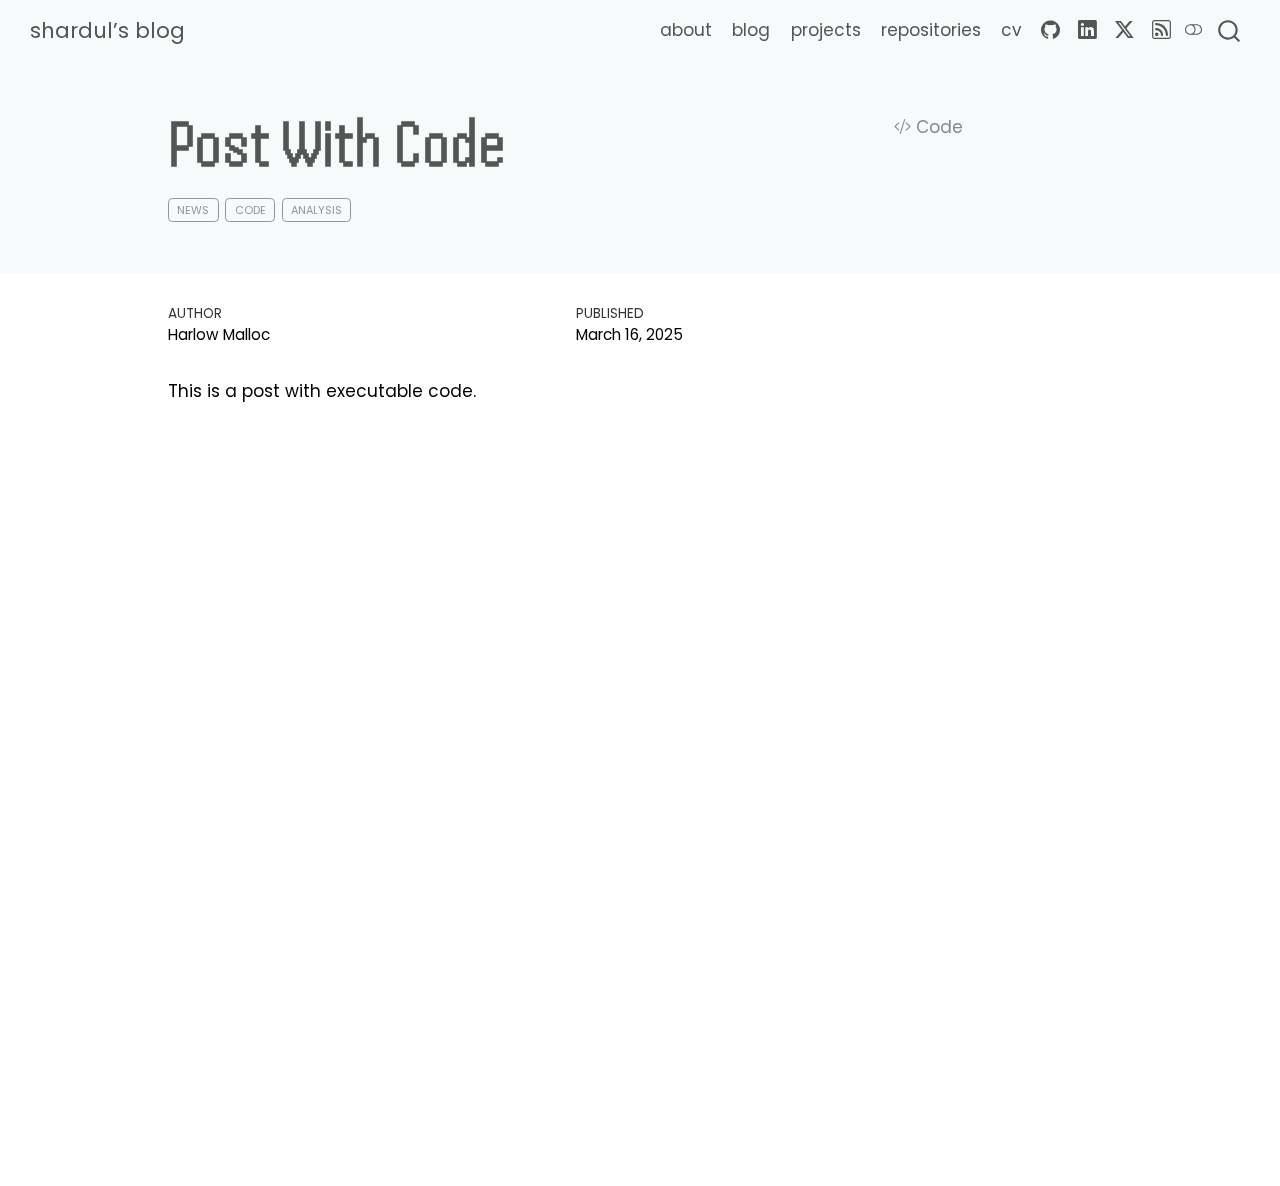
<file: posts/post-with-code/index.html>
<!DOCTYPE html>
<html xmlns="http://www.w3.org/1999/xhtml" lang="en" xml:lang="en"><head>

<meta charset="utf-8">
<meta name="generator" content="quarto-1.6.42">

<meta name="viewport" content="width=device-width, initial-scale=1.0, user-scalable=yes">

<meta name="author" content="Harlow Malloc">
<meta name="dcterms.date" content="2025-03-16">

<title>Post With Code – shardul’s blog</title>
<style>
code{white-space: pre-wrap;}
span.smallcaps{font-variant: small-caps;}
div.columns{display: flex; gap: min(4vw, 1.5em);}
div.column{flex: auto; overflow-x: auto;}
div.hanging-indent{margin-left: 1.5em; text-indent: -1.5em;}
ul.task-list{list-style: none;}
ul.task-list li input[type="checkbox"] {
  width: 0.8em;
  margin: 0 0.8em 0.2em -1em; /* quarto-specific, see https://github.com/quarto-dev/quarto-cli/issues/4556 */ 
  vertical-align: middle;
}
/* CSS for syntax highlighting */
pre > code.sourceCode { white-space: pre; position: relative; }
pre > code.sourceCode > span { line-height: 1.25; }
pre > code.sourceCode > span:empty { height: 1.2em; }
.sourceCode { overflow: visible; }
code.sourceCode > span { color: inherit; text-decoration: inherit; }
div.sourceCode { margin: 1em 0; }
pre.sourceCode { margin: 0; }
@media screen {
div.sourceCode { overflow: auto; }
}
@media print {
pre > code.sourceCode { white-space: pre-wrap; }
pre > code.sourceCode > span { display: inline-block; text-indent: -5em; padding-left: 5em; }
}
pre.numberSource code
  { counter-reset: source-line 0; }
pre.numberSource code > span
  { position: relative; left: -4em; counter-increment: source-line; }
pre.numberSource code > span > a:first-child::before
  { content: counter(source-line);
    position: relative; left: -1em; text-align: right; vertical-align: baseline;
    border: none; display: inline-block;
    -webkit-touch-callout: none; -webkit-user-select: none;
    -khtml-user-select: none; -moz-user-select: none;
    -ms-user-select: none; user-select: none;
    padding: 0 4px; width: 4em;
  }
pre.numberSource { margin-left: 3em;  padding-left: 4px; }
div.sourceCode
  {   }
@media screen {
pre > code.sourceCode > span > a:first-child::before { text-decoration: underline; }
}
</style>


<script src="../../site_libs/quarto-nav/quarto-nav.js"></script>
<script src="../../site_libs/quarto-nav/headroom.min.js"></script>
<script src="../../site_libs/clipboard/clipboard.min.js"></script>
<script src="../../site_libs/quarto-search/autocomplete.umd.js"></script>
<script src="../../site_libs/quarto-search/fuse.min.js"></script>
<script src="../../site_libs/quarto-search/quarto-search.js"></script>
<meta name="quarto:offset" content="../../">
<script src="../../site_libs/quarto-html/quarto.js"></script>
<script src="../../site_libs/quarto-html/popper.min.js"></script>
<script src="../../site_libs/quarto-html/tippy.umd.min.js"></script>
<script src="../../site_libs/quarto-html/anchor.min.js"></script>
<link href="../../site_libs/quarto-html/tippy.css" rel="stylesheet">
<link href="../../site_libs/quarto-html/quarto-syntax-highlighting-2f5df379a58b258e96c21c0638c20c03.css" rel="stylesheet" class="quarto-color-scheme" id="quarto-text-highlighting-styles">
<link href="../../site_libs/quarto-html/quarto-syntax-highlighting-dark-b53751a350365c71b6c909e95f209ed1.css" rel="prefetch" class="quarto-color-scheme quarto-color-alternate" id="quarto-text-highlighting-styles">
<script src="../../site_libs/bootstrap/bootstrap.min.js"></script>
<link href="../../site_libs/bootstrap/bootstrap-icons.css" rel="stylesheet">
<link href="../../site_libs/bootstrap/bootstrap-4aaa7f870a9a2dd722fe9fd824c4cf35.min.css" rel="stylesheet" append-hash="true" class="quarto-color-scheme" id="quarto-bootstrap" data-mode="light">
<link href="../../site_libs/bootstrap/bootstrap-dark-ebae029b0bf74ddcff473b1c097d047d.min.css" rel="prefetch" append-hash="true" class="quarto-color-scheme quarto-color-alternate" id="quarto-bootstrap" data-mode="dark">
<script id="quarto-search-options" type="application/json">{
  "location": "navbar",
  "copy-button": false,
  "collapse-after": 3,
  "panel-placement": "end",
  "type": "overlay",
  "limit": 50,
  "keyboard-shortcut": [
    "/",
    "s",
    "f"
  ],
  "language": {
    "search-no-results-text": "No results",
    "search-matching-documents-text": "matching documents",
    "search-copy-link-title": "Copy link to search",
    "search-hide-matches-text": "Hide additional matches",
    "search-more-match-text": "more match in this document",
    "search-more-matches-text": "more matches in this document",
    "search-clear-button-title": "Clear",
    "search-text-placeholder": "",
    "search-detached-cancel-button-title": "Cancel",
    "search-submit-button-title": "Submit",
    "search-label": "Search"
  }
}</script>
<style>html{ scroll-behavior: smooth; }</style>
<link rel="stylesheet" media="screen" href="https://fonts.googleapis.com/css2?family=Poppins" type="text/css">


<link rel="stylesheet" href="../../styles.css">
</head>

<body class="nav-fixed">

<div id="quarto-search-results"></div>
  <header id="quarto-header" class="headroom fixed-top quarto-banner">
    <nav class="navbar navbar-expand-lg " data-bs-theme="dark">
      <div class="navbar-container container-fluid">
      <div class="navbar-brand-container mx-auto">
    <a class="navbar-brand" href="../../index.html">
    <span class="navbar-title">shardul’s blog</span>
    </a>
  </div>
            <div id="quarto-search" class="" title="Search"></div>
          <button class="navbar-toggler" type="button" data-bs-toggle="collapse" data-bs-target="#navbarCollapse" aria-controls="navbarCollapse" role="menu" aria-expanded="false" aria-label="Toggle navigation" onclick="if (window.quartoToggleHeadroom) { window.quartoToggleHeadroom(); }">
  <span class="navbar-toggler-icon"></span>
</button>
          <div class="collapse navbar-collapse" id="navbarCollapse">
            <ul class="navbar-nav navbar-nav-scroll ms-auto">
  <li class="nav-item">
    <a class="nav-link" href="https://sharduljunagade.github.io/"> 
<span class="menu-text">about</span></a>
  </li>  
  <li class="nav-item">
    <a class="nav-link" href="https://sharduljunagade.github.io/blog/"> 
<span class="menu-text">blog</span></a>
  </li>  
  <li class="nav-item">
    <a class="nav-link" href="https://sharduljunagade.github.io/projects/"> 
<span class="menu-text">projects</span></a>
  </li>  
  <li class="nav-item">
    <a class="nav-link" href="https://sharduljunagade.github.io/repositories/"> 
<span class="menu-text">repositories</span></a>
  </li>  
  <li class="nav-item">
    <a class="nav-link" href="https://sharduljunagade.github.io/cv/"> 
<span class="menu-text">cv</span></a>
  </li>  
  <li class="nav-item compact">
    <a class="nav-link" href="https://github.com/ShardulJunagade/blog"> <i class="bi bi-github" role="img">
</i> 
<span class="menu-text"></span></a>
  </li>  
  <li class="nav-item compact">
    <a class="nav-link" href="https://www.linkedin.com/in/shardul-junagade/"> <i class="bi bi-linkedin" role="img">
</i> 
<span class="menu-text"></span></a>
  </li>  
  <li class="nav-item compact">
    <a class="nav-link" href="https://twitter.com/Sh4rdulX"> <i class="bi bi-twitter-x" role="img">
</i> 
<span class="menu-text"></span></a>
  </li>  
  <li class="nav-item compact">
    <a class="nav-link" href="../../index.xml"> <i class="bi bi-rss" role="img">
</i> 
<span class="menu-text"></span></a>
  </li>  
</ul>
          </div> <!-- /navcollapse -->
            <div class="quarto-navbar-tools">
  <a href="" class="quarto-color-scheme-toggle quarto-navigation-tool  px-1" onclick="window.quartoToggleColorScheme(); return false;" title="Toggle dark mode"><i class="bi"></i></a>
</div>
      </div> <!-- /container-fluid -->
    </nav>
</header>
<!-- content -->
<header id="title-block-header" class="quarto-title-block default page-columns page-full">
  <div class="quarto-title-banner page-columns page-full">
    <div class="quarto-title column-body">
      <div class="quarto-title-block"><div><h1 class="title">Post With Code</h1><button type="button" class="btn code-tools-button" id="quarto-code-tools-source"><i class="bi"></i> Code</button></div></div>
                                <div class="quarto-categories">
                <div class="quarto-category">news</div>
                <div class="quarto-category">code</div>
                <div class="quarto-category">analysis</div>
              </div>
                  </div>
  </div>
    
  
  <div class="quarto-title-meta">

      <div>
      <div class="quarto-title-meta-heading">Author</div>
      <div class="quarto-title-meta-contents">
               <p>Harlow Malloc </p>
            </div>
    </div>
      
      <div>
      <div class="quarto-title-meta-heading">Published</div>
      <div class="quarto-title-meta-contents">
        <p class="date">March 16, 2025</p>
      </div>
    </div>
    
      
    </div>
    
  
  </header><div id="quarto-content" class="quarto-container page-columns page-rows-contents page-layout-article page-navbar">
<!-- sidebar -->
<!-- margin-sidebar -->
    <div id="quarto-margin-sidebar" class="sidebar margin-sidebar zindex-bottom">
        
    </div>
<!-- main -->
<main class="content quarto-banner-title-block" id="quarto-document-content">





<p>This is a post with executable code.</p>


<!-- -->


</main> <!-- /main -->
<script id="quarto-html-after-body" type="application/javascript">
window.document.addEventListener("DOMContentLoaded", function (event) {
  const toggleBodyColorMode = (bsSheetEl) => {
    const mode = bsSheetEl.getAttribute("data-mode");
    const bodyEl = window.document.querySelector("body");
    if (mode === "dark") {
      bodyEl.classList.add("quarto-dark");
      bodyEl.classList.remove("quarto-light");
    } else {
      bodyEl.classList.add("quarto-light");
      bodyEl.classList.remove("quarto-dark");
    }
  }
  const toggleBodyColorPrimary = () => {
    const bsSheetEl = window.document.querySelector("link#quarto-bootstrap");
    if (bsSheetEl) {
      toggleBodyColorMode(bsSheetEl);
    }
  }
  toggleBodyColorPrimary();  
  const disableStylesheet = (stylesheets) => {
    for (let i=0; i < stylesheets.length; i++) {
      const stylesheet = stylesheets[i];
      stylesheet.rel = 'prefetch';
    }
  }
  const enableStylesheet = (stylesheets) => {
    for (let i=0; i < stylesheets.length; i++) {
      const stylesheet = stylesheets[i];
      stylesheet.rel = 'stylesheet';
    }
  }
  const manageTransitions = (selector, allowTransitions) => {
    const els = window.document.querySelectorAll(selector);
    for (let i=0; i < els.length; i++) {
      const el = els[i];
      if (allowTransitions) {
        el.classList.remove('notransition');
      } else {
        el.classList.add('notransition');
      }
    }
  }
  const toggleGiscusIfUsed = (isAlternate, darkModeDefault) => {
    const baseTheme = document.querySelector('#giscus-base-theme')?.value ?? 'light';
    const alternateTheme = document.querySelector('#giscus-alt-theme')?.value ?? 'dark';
    let newTheme = '';
    if(darkModeDefault) {
      newTheme = isAlternate ? baseTheme : alternateTheme;
    } else {
      newTheme = isAlternate ? alternateTheme : baseTheme;
    }
    const changeGiscusTheme = () => {
      // From: https://github.com/giscus/giscus/issues/336
      const sendMessage = (message) => {
        const iframe = document.querySelector('iframe.giscus-frame');
        if (!iframe) return;
        iframe.contentWindow.postMessage({ giscus: message }, 'https://giscus.app');
      }
      sendMessage({
        setConfig: {
          theme: newTheme
        }
      });
    }
    const isGiscussLoaded = window.document.querySelector('iframe.giscus-frame') !== null;
    if (isGiscussLoaded) {
      changeGiscusTheme();
    }
  }
  const toggleColorMode = (alternate) => {
    // Switch the stylesheets
    const alternateStylesheets = window.document.querySelectorAll('link.quarto-color-scheme.quarto-color-alternate');
    manageTransitions('#quarto-margin-sidebar .nav-link', false);
    if (alternate) {
      enableStylesheet(alternateStylesheets);
      for (const sheetNode of alternateStylesheets) {
        if (sheetNode.id === "quarto-bootstrap") {
          toggleBodyColorMode(sheetNode);
        }
      }
    } else {
      disableStylesheet(alternateStylesheets);
      toggleBodyColorPrimary();
    }
    manageTransitions('#quarto-margin-sidebar .nav-link', true);
    // Switch the toggles
    const toggles = window.document.querySelectorAll('.quarto-color-scheme-toggle');
    for (let i=0; i < toggles.length; i++) {
      const toggle = toggles[i];
      if (toggle) {
        if (alternate) {
          toggle.classList.add("alternate");     
        } else {
          toggle.classList.remove("alternate");
        }
      }
    }
    // Hack to workaround the fact that safari doesn't
    // properly recolor the scrollbar when toggling (#1455)
    if (navigator.userAgent.indexOf('Safari') > 0 && navigator.userAgent.indexOf('Chrome') == -1) {
      manageTransitions("body", false);
      window.scrollTo(0, 1);
      setTimeout(() => {
        window.scrollTo(0, 0);
        manageTransitions("body", true);
      }, 40);  
    }
  }
  const isFileUrl = () => { 
    return window.location.protocol === 'file:';
  }
  const hasAlternateSentinel = () => {  
    let styleSentinel = getColorSchemeSentinel();
    if (styleSentinel !== null) {
      return styleSentinel === "alternate";
    } else {
      return false;
    }
  }
  const setStyleSentinel = (alternate) => {
    const value = alternate ? "alternate" : "default";
    if (!isFileUrl()) {
      window.localStorage.setItem("quarto-color-scheme", value);
    } else {
      localAlternateSentinel = value;
    }
  }
  const getColorSchemeSentinel = () => {
    if (!isFileUrl()) {
      const storageValue = window.localStorage.getItem("quarto-color-scheme");
      return storageValue != null ? storageValue : localAlternateSentinel;
    } else {
      return localAlternateSentinel;
    }
  }
  const darkModeDefault = false;
  let localAlternateSentinel = darkModeDefault ? 'alternate' : 'default';
  // Dark / light mode switch
  window.quartoToggleColorScheme = () => {
    // Read the current dark / light value 
    let toAlternate = !hasAlternateSentinel();
    toggleColorMode(toAlternate);
    setStyleSentinel(toAlternate);
    toggleGiscusIfUsed(toAlternate, darkModeDefault);
  };
  // Ensure there is a toggle, if there isn't float one in the top right
  if (window.document.querySelector('.quarto-color-scheme-toggle') === null) {
    const a = window.document.createElement('a');
    a.classList.add('top-right');
    a.classList.add('quarto-color-scheme-toggle');
    a.href = "";
    a.onclick = function() { try { window.quartoToggleColorScheme(); } catch {} return false; };
    const i = window.document.createElement("i");
    i.classList.add('bi');
    a.appendChild(i);
    window.document.body.appendChild(a);
  }
  // Switch to dark mode if need be
  if (hasAlternateSentinel()) {
    toggleColorMode(true);
  } else {
    toggleColorMode(false);
  }
  const icon = "";
  const anchorJS = new window.AnchorJS();
  anchorJS.options = {
    placement: 'right',
    icon: icon
  };
  anchorJS.add('.anchored');
  const isCodeAnnotation = (el) => {
    for (const clz of el.classList) {
      if (clz.startsWith('code-annotation-')) {                     
        return true;
      }
    }
    return false;
  }
  const onCopySuccess = function(e) {
    // button target
    const button = e.trigger;
    // don't keep focus
    button.blur();
    // flash "checked"
    button.classList.add('code-copy-button-checked');
    var currentTitle = button.getAttribute("title");
    button.setAttribute("title", "Copied!");
    let tooltip;
    if (window.bootstrap) {
      button.setAttribute("data-bs-toggle", "tooltip");
      button.setAttribute("data-bs-placement", "left");
      button.setAttribute("data-bs-title", "Copied!");
      tooltip = new bootstrap.Tooltip(button, 
        { trigger: "manual", 
          customClass: "code-copy-button-tooltip",
          offset: [0, -8]});
      tooltip.show();    
    }
    setTimeout(function() {
      if (tooltip) {
        tooltip.hide();
        button.removeAttribute("data-bs-title");
        button.removeAttribute("data-bs-toggle");
        button.removeAttribute("data-bs-placement");
      }
      button.setAttribute("title", currentTitle);
      button.classList.remove('code-copy-button-checked');
    }, 1000);
    // clear code selection
    e.clearSelection();
  }
  const getTextToCopy = function(trigger) {
      const codeEl = trigger.previousElementSibling.cloneNode(true);
      for (const childEl of codeEl.children) {
        if (isCodeAnnotation(childEl)) {
          childEl.remove();
        }
      }
      return codeEl.innerText;
  }
  const clipboard = new window.ClipboardJS('.code-copy-button:not([data-in-quarto-modal])', {
    text: getTextToCopy
  });
  clipboard.on('success', onCopySuccess);
  if (window.document.getElementById('quarto-embedded-source-code-modal')) {
    const clipboardModal = new window.ClipboardJS('.code-copy-button[data-in-quarto-modal]', {
      text: getTextToCopy,
      container: window.document.getElementById('quarto-embedded-source-code-modal')
    });
    clipboardModal.on('success', onCopySuccess);
  }
  const viewSource = window.document.getElementById('quarto-view-source') ||
                     window.document.getElementById('quarto-code-tools-source');
  if (viewSource) {
    const sourceUrl = viewSource.getAttribute("data-quarto-source-url");
    viewSource.addEventListener("click", function(e) {
      if (sourceUrl) {
        // rstudio viewer pane
        if (/\bcapabilities=\b/.test(window.location)) {
          window.open(sourceUrl);
        } else {
          window.location.href = sourceUrl;
        }
      } else {
        const modal = new bootstrap.Modal(document.getElementById('quarto-embedded-source-code-modal'));
        modal.show();
      }
      return false;
    });
  }
  function toggleCodeHandler(show) {
    return function(e) {
      const detailsSrc = window.document.querySelectorAll(".cell > details > .sourceCode");
      for (let i=0; i<detailsSrc.length; i++) {
        const details = detailsSrc[i].parentElement;
        if (show) {
          details.open = true;
        } else {
          details.removeAttribute("open");
        }
      }
      const cellCodeDivs = window.document.querySelectorAll(".cell > .sourceCode");
      const fromCls = show ? "hidden" : "unhidden";
      const toCls = show ? "unhidden" : "hidden";
      for (let i=0; i<cellCodeDivs.length; i++) {
        const codeDiv = cellCodeDivs[i];
        if (codeDiv.classList.contains(fromCls)) {
          codeDiv.classList.remove(fromCls);
          codeDiv.classList.add(toCls);
        } 
      }
      return false;
    }
  }
  const hideAllCode = window.document.getElementById("quarto-hide-all-code");
  if (hideAllCode) {
    hideAllCode.addEventListener("click", toggleCodeHandler(false));
  }
  const showAllCode = window.document.getElementById("quarto-show-all-code");
  if (showAllCode) {
    showAllCode.addEventListener("click", toggleCodeHandler(true));
  }
    var localhostRegex = new RegExp(/^(?:http|https):\/\/localhost\:?[0-9]*\//);
    var mailtoRegex = new RegExp(/^mailto:/);
      var filterRegex = new RegExp("https:\/\/sharduljunagade\.github\.io\/blog\/");
    var isInternal = (href) => {
        return filterRegex.test(href) || localhostRegex.test(href) || mailtoRegex.test(href);
    }
    // Inspect non-navigation links and adorn them if external
 	var links = window.document.querySelectorAll('a[href]:not(.nav-link):not(.navbar-brand):not(.toc-action):not(.sidebar-link):not(.sidebar-item-toggle):not(.pagination-link):not(.no-external):not([aria-hidden]):not(.dropdown-item):not(.quarto-navigation-tool):not(.about-link)');
    for (var i=0; i<links.length; i++) {
      const link = links[i];
      if (!isInternal(link.href)) {
        // undo the damage that might have been done by quarto-nav.js in the case of
        // links that we want to consider external
        if (link.dataset.originalHref !== undefined) {
          link.href = link.dataset.originalHref;
        }
      }
    }
  function tippyHover(el, contentFn, onTriggerFn, onUntriggerFn) {
    const config = {
      allowHTML: true,
      maxWidth: 500,
      delay: 100,
      arrow: false,
      appendTo: function(el) {
          return el.parentElement;
      },
      interactive: true,
      interactiveBorder: 10,
      theme: 'quarto',
      placement: 'bottom-start',
    };
    if (contentFn) {
      config.content = contentFn;
    }
    if (onTriggerFn) {
      config.onTrigger = onTriggerFn;
    }
    if (onUntriggerFn) {
      config.onUntrigger = onUntriggerFn;
    }
    window.tippy(el, config); 
  }
  const noterefs = window.document.querySelectorAll('a[role="doc-noteref"]');
  for (var i=0; i<noterefs.length; i++) {
    const ref = noterefs[i];
    tippyHover(ref, function() {
      // use id or data attribute instead here
      let href = ref.getAttribute('data-footnote-href') || ref.getAttribute('href');
      try { href = new URL(href).hash; } catch {}
      const id = href.replace(/^#\/?/, "");
      const note = window.document.getElementById(id);
      if (note) {
        return note.innerHTML;
      } else {
        return "";
      }
    });
  }
  const xrefs = window.document.querySelectorAll('a.quarto-xref');
  const processXRef = (id, note) => {
    // Strip column container classes
    const stripColumnClz = (el) => {
      el.classList.remove("page-full", "page-columns");
      if (el.children) {
        for (const child of el.children) {
          stripColumnClz(child);
        }
      }
    }
    stripColumnClz(note)
    if (id === null || id.startsWith('sec-')) {
      // Special case sections, only their first couple elements
      const container = document.createElement("div");
      if (note.children && note.children.length > 2) {
        container.appendChild(note.children[0].cloneNode(true));
        for (let i = 1; i < note.children.length; i++) {
          const child = note.children[i];
          if (child.tagName === "P" && child.innerText === "") {
            continue;
          } else {
            container.appendChild(child.cloneNode(true));
            break;
          }
        }
        if (window.Quarto?.typesetMath) {
          window.Quarto.typesetMath(container);
        }
        return container.innerHTML
      } else {
        if (window.Quarto?.typesetMath) {
          window.Quarto.typesetMath(note);
        }
        return note.innerHTML;
      }
    } else {
      // Remove any anchor links if they are present
      const anchorLink = note.querySelector('a.anchorjs-link');
      if (anchorLink) {
        anchorLink.remove();
      }
      if (window.Quarto?.typesetMath) {
        window.Quarto.typesetMath(note);
      }
      if (note.classList.contains("callout")) {
        return note.outerHTML;
      } else {
        return note.innerHTML;
      }
    }
  }
  for (var i=0; i<xrefs.length; i++) {
    const xref = xrefs[i];
    tippyHover(xref, undefined, function(instance) {
      instance.disable();
      let url = xref.getAttribute('href');
      let hash = undefined; 
      if (url.startsWith('#')) {
        hash = url;
      } else {
        try { hash = new URL(url).hash; } catch {}
      }
      if (hash) {
        const id = hash.replace(/^#\/?/, "");
        const note = window.document.getElementById(id);
        if (note !== null) {
          try {
            const html = processXRef(id, note.cloneNode(true));
            instance.setContent(html);
          } finally {
            instance.enable();
            instance.show();
          }
        } else {
          // See if we can fetch this
          fetch(url.split('#')[0])
          .then(res => res.text())
          .then(html => {
            const parser = new DOMParser();
            const htmlDoc = parser.parseFromString(html, "text/html");
            const note = htmlDoc.getElementById(id);
            if (note !== null) {
              const html = processXRef(id, note);
              instance.setContent(html);
            } 
          }).finally(() => {
            instance.enable();
            instance.show();
          });
        }
      } else {
        // See if we can fetch a full url (with no hash to target)
        // This is a special case and we should probably do some content thinning / targeting
        fetch(url)
        .then(res => res.text())
        .then(html => {
          const parser = new DOMParser();
          const htmlDoc = parser.parseFromString(html, "text/html");
          const note = htmlDoc.querySelector('main.content');
          if (note !== null) {
            // This should only happen for chapter cross references
            // (since there is no id in the URL)
            // remove the first header
            if (note.children.length > 0 && note.children[0].tagName === "HEADER") {
              note.children[0].remove();
            }
            const html = processXRef(null, note);
            instance.setContent(html);
          } 
        }).finally(() => {
          instance.enable();
          instance.show();
        });
      }
    }, function(instance) {
    });
  }
      let selectedAnnoteEl;
      const selectorForAnnotation = ( cell, annotation) => {
        let cellAttr = 'data-code-cell="' + cell + '"';
        let lineAttr = 'data-code-annotation="' +  annotation + '"';
        const selector = 'span[' + cellAttr + '][' + lineAttr + ']';
        return selector;
      }
      const selectCodeLines = (annoteEl) => {
        const doc = window.document;
        const targetCell = annoteEl.getAttribute("data-target-cell");
        const targetAnnotation = annoteEl.getAttribute("data-target-annotation");
        const annoteSpan = window.document.querySelector(selectorForAnnotation(targetCell, targetAnnotation));
        const lines = annoteSpan.getAttribute("data-code-lines").split(",");
        const lineIds = lines.map((line) => {
          return targetCell + "-" + line;
        })
        let top = null;
        let height = null;
        let parent = null;
        if (lineIds.length > 0) {
            //compute the position of the single el (top and bottom and make a div)
            const el = window.document.getElementById(lineIds[0]);
            top = el.offsetTop;
            height = el.offsetHeight;
            parent = el.parentElement.parentElement;
          if (lineIds.length > 1) {
            const lastEl = window.document.getElementById(lineIds[lineIds.length - 1]);
            const bottom = lastEl.offsetTop + lastEl.offsetHeight;
            height = bottom - top;
          }
          if (top !== null && height !== null && parent !== null) {
            // cook up a div (if necessary) and position it 
            let div = window.document.getElementById("code-annotation-line-highlight");
            if (div === null) {
              div = window.document.createElement("div");
              div.setAttribute("id", "code-annotation-line-highlight");
              div.style.position = 'absolute';
              parent.appendChild(div);
            }
            div.style.top = top - 2 + "px";
            div.style.height = height + 4 + "px";
            div.style.left = 0;
            let gutterDiv = window.document.getElementById("code-annotation-line-highlight-gutter");
            if (gutterDiv === null) {
              gutterDiv = window.document.createElement("div");
              gutterDiv.setAttribute("id", "code-annotation-line-highlight-gutter");
              gutterDiv.style.position = 'absolute';
              const codeCell = window.document.getElementById(targetCell);
              const gutter = codeCell.querySelector('.code-annotation-gutter');
              gutter.appendChild(gutterDiv);
            }
            gutterDiv.style.top = top - 2 + "px";
            gutterDiv.style.height = height + 4 + "px";
          }
          selectedAnnoteEl = annoteEl;
        }
      };
      const unselectCodeLines = () => {
        const elementsIds = ["code-annotation-line-highlight", "code-annotation-line-highlight-gutter"];
        elementsIds.forEach((elId) => {
          const div = window.document.getElementById(elId);
          if (div) {
            div.remove();
          }
        });
        selectedAnnoteEl = undefined;
      };
        // Handle positioning of the toggle
    window.addEventListener(
      "resize",
      throttle(() => {
        elRect = undefined;
        if (selectedAnnoteEl) {
          selectCodeLines(selectedAnnoteEl);
        }
      }, 10)
    );
    function throttle(fn, ms) {
    let throttle = false;
    let timer;
      return (...args) => {
        if(!throttle) { // first call gets through
            fn.apply(this, args);
            throttle = true;
        } else { // all the others get throttled
            if(timer) clearTimeout(timer); // cancel #2
            timer = setTimeout(() => {
              fn.apply(this, args);
              timer = throttle = false;
            }, ms);
        }
      };
    }
      // Attach click handler to the DT
      const annoteDls = window.document.querySelectorAll('dt[data-target-cell]');
      for (const annoteDlNode of annoteDls) {
        annoteDlNode.addEventListener('click', (event) => {
          const clickedEl = event.target;
          if (clickedEl !== selectedAnnoteEl) {
            unselectCodeLines();
            const activeEl = window.document.querySelector('dt[data-target-cell].code-annotation-active');
            if (activeEl) {
              activeEl.classList.remove('code-annotation-active');
            }
            selectCodeLines(clickedEl);
            clickedEl.classList.add('code-annotation-active');
          } else {
            // Unselect the line
            unselectCodeLines();
            clickedEl.classList.remove('code-annotation-active');
          }
        });
      }
  const findCites = (el) => {
    const parentEl = el.parentElement;
    if (parentEl) {
      const cites = parentEl.dataset.cites;
      if (cites) {
        return {
          el,
          cites: cites.split(' ')
        };
      } else {
        return findCites(el.parentElement)
      }
    } else {
      return undefined;
    }
  };
  var bibliorefs = window.document.querySelectorAll('a[role="doc-biblioref"]');
  for (var i=0; i<bibliorefs.length; i++) {
    const ref = bibliorefs[i];
    const citeInfo = findCites(ref);
    if (citeInfo) {
      tippyHover(citeInfo.el, function() {
        var popup = window.document.createElement('div');
        citeInfo.cites.forEach(function(cite) {
          var citeDiv = window.document.createElement('div');
          citeDiv.classList.add('hanging-indent');
          citeDiv.classList.add('csl-entry');
          var biblioDiv = window.document.getElementById('ref-' + cite);
          if (biblioDiv) {
            citeDiv.innerHTML = biblioDiv.innerHTML;
          }
          popup.appendChild(citeDiv);
        });
        return popup.innerHTML;
      });
    }
  }
});
</script>
<script src="https://giscus.app/client.js" data-repo="ShardulJunagade/giscus" data-repo-id="R_kgDOOHUBgA" data-category="Quarto Blog" data-category-id="DIC_kwDOOHUBgM4CoKxH" data-mapping="pathname" data-reactions-enabled="1" data-emit-metadata="0" data-input-position="top" data-theme="noborder_dark" data-lang="en" crossorigin="anonymous" data-loading="lazy" async="">
</script>
<input type="hidden" id="giscus-base-theme" value="noborder_dark">
<input type="hidden" id="giscus-alt-theme" value="noborder_dark"><div class="modal fade" id="quarto-embedded-source-code-modal" tabindex="-1" aria-labelledby="quarto-embedded-source-code-modal-label" aria-hidden="true"><div class="modal-dialog modal-dialog-scrollable"><div class="modal-content"><div class="modal-header"><h5 class="modal-title" id="quarto-embedded-source-code-modal-label">Source Code</h5><button class="btn-close" data-bs-dismiss="modal"></button></div><div class="modal-body"><div class="">
<div class="sourceCode" id="cb1" data-shortcodes="false"><pre class="sourceCode markdown code-with-copy"><code class="sourceCode markdown"><span id="cb1-1"><a href="#cb1-1" aria-hidden="true" tabindex="-1"></a><span class="co">---</span></span>
<span id="cb1-2"><a href="#cb1-2" aria-hidden="true" tabindex="-1"></a><span class="an">title:</span><span class="co"> "Post With Code"</span></span>
<span id="cb1-3"><a href="#cb1-3" aria-hidden="true" tabindex="-1"></a><span class="an">author:</span><span class="co"> "Harlow Malloc"</span></span>
<span id="cb1-4"><a href="#cb1-4" aria-hidden="true" tabindex="-1"></a><span class="an">date:</span><span class="co"> "2025-03-16"</span></span>
<span id="cb1-5"><a href="#cb1-5" aria-hidden="true" tabindex="-1"></a><span class="an">categories:</span><span class="co"> [news, code, analysis]</span></span>
<span id="cb1-6"><a href="#cb1-6" aria-hidden="true" tabindex="-1"></a><span class="an">image:</span><span class="co"> "image.jpg"</span></span>
<span id="cb1-7"><a href="#cb1-7" aria-hidden="true" tabindex="-1"></a><span class="co">---</span></span>
<span id="cb1-8"><a href="#cb1-8" aria-hidden="true" tabindex="-1"></a></span>
<span id="cb1-9"><a href="#cb1-9" aria-hidden="true" tabindex="-1"></a>This is a post with executable code.</span></code><button title="Copy to Clipboard" class="code-copy-button" data-in-quarto-modal=""><i class="bi"></i></button></pre></div>
</div></div></div></div></div>
</div> <!-- /content -->




<script src="../../site_libs/quarto-html/zenscroll-min.js"></script>
</body></html>
</file>
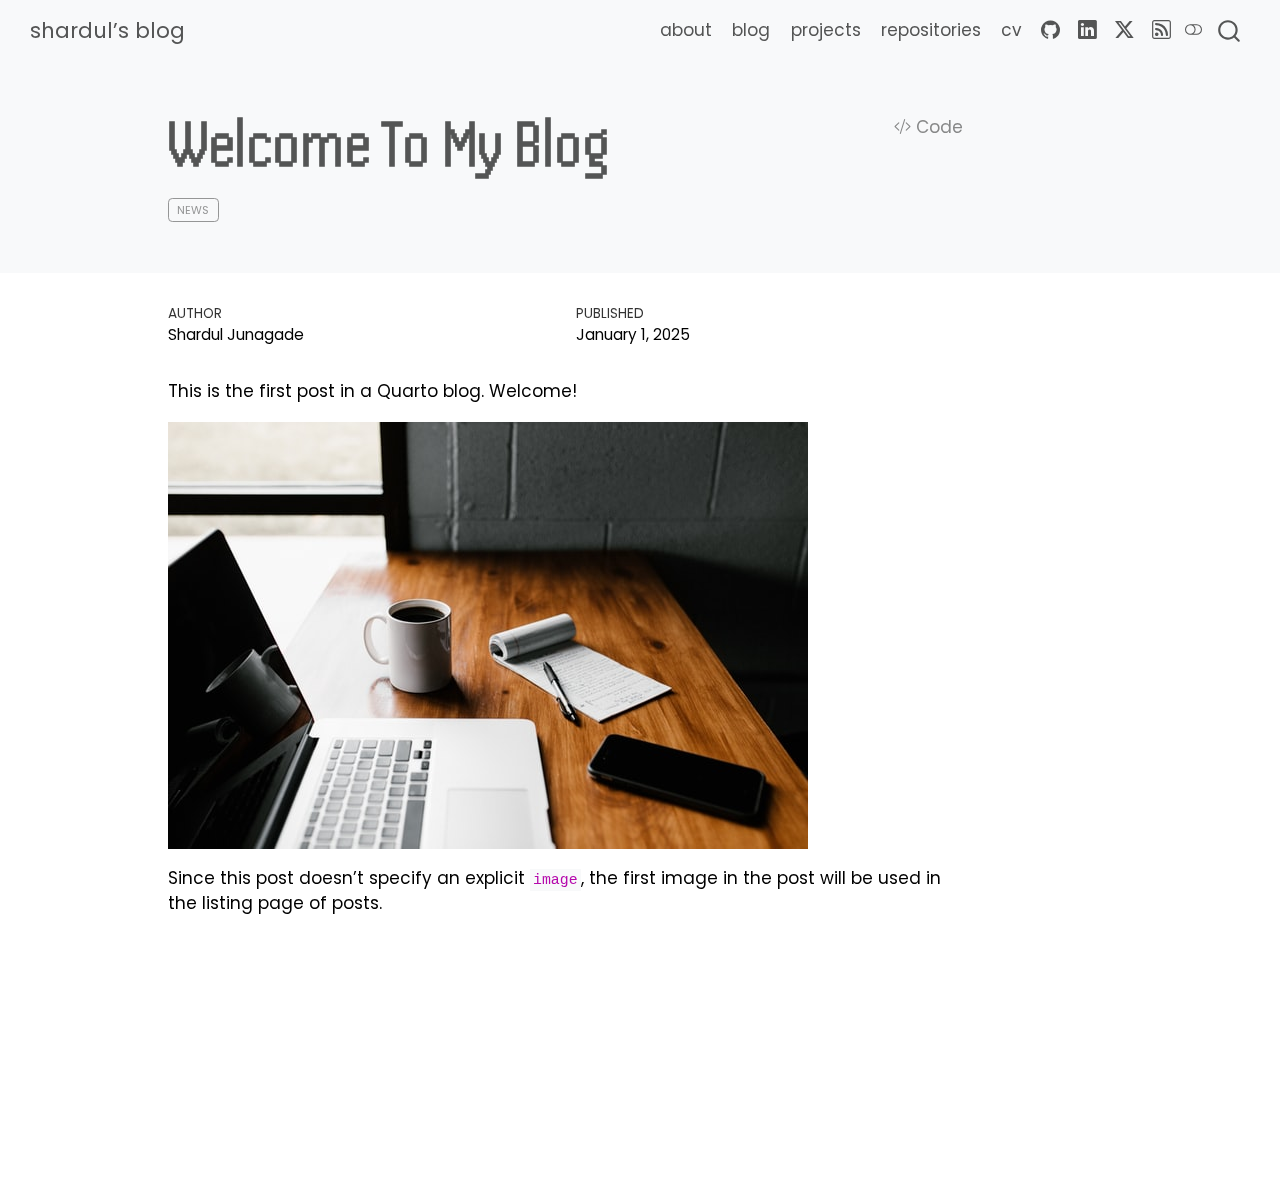
<file: posts/welcome/index.html>
<!DOCTYPE html>
<html xmlns="http://www.w3.org/1999/xhtml" lang="en" xml:lang="en"><head>

<meta charset="utf-8">
<meta name="generator" content="quarto-1.6.42">

<meta name="viewport" content="width=device-width, initial-scale=1.0, user-scalable=yes">

<meta name="author" content="Shardul Junagade">
<meta name="dcterms.date" content="2025-01-01">

<title>Welcome To My Blog – shardul’s blog</title>
<style>
code{white-space: pre-wrap;}
span.smallcaps{font-variant: small-caps;}
div.columns{display: flex; gap: min(4vw, 1.5em);}
div.column{flex: auto; overflow-x: auto;}
div.hanging-indent{margin-left: 1.5em; text-indent: -1.5em;}
ul.task-list{list-style: none;}
ul.task-list li input[type="checkbox"] {
  width: 0.8em;
  margin: 0 0.8em 0.2em -1em; /* quarto-specific, see https://github.com/quarto-dev/quarto-cli/issues/4556 */ 
  vertical-align: middle;
}
/* CSS for syntax highlighting */
pre > code.sourceCode { white-space: pre; position: relative; }
pre > code.sourceCode > span { line-height: 1.25; }
pre > code.sourceCode > span:empty { height: 1.2em; }
.sourceCode { overflow: visible; }
code.sourceCode > span { color: inherit; text-decoration: inherit; }
div.sourceCode { margin: 1em 0; }
pre.sourceCode { margin: 0; }
@media screen {
div.sourceCode { overflow: auto; }
}
@media print {
pre > code.sourceCode { white-space: pre-wrap; }
pre > code.sourceCode > span { display: inline-block; text-indent: -5em; padding-left: 5em; }
}
pre.numberSource code
  { counter-reset: source-line 0; }
pre.numberSource code > span
  { position: relative; left: -4em; counter-increment: source-line; }
pre.numberSource code > span > a:first-child::before
  { content: counter(source-line);
    position: relative; left: -1em; text-align: right; vertical-align: baseline;
    border: none; display: inline-block;
    -webkit-touch-callout: none; -webkit-user-select: none;
    -khtml-user-select: none; -moz-user-select: none;
    -ms-user-select: none; user-select: none;
    padding: 0 4px; width: 4em;
  }
pre.numberSource { margin-left: 3em;  padding-left: 4px; }
div.sourceCode
  {   }
@media screen {
pre > code.sourceCode > span > a:first-child::before { text-decoration: underline; }
}
</style>


<script src="../../site_libs/quarto-nav/quarto-nav.js"></script>
<script src="../../site_libs/quarto-nav/headroom.min.js"></script>
<script src="../../site_libs/clipboard/clipboard.min.js"></script>
<script src="../../site_libs/quarto-search/autocomplete.umd.js"></script>
<script src="../../site_libs/quarto-search/fuse.min.js"></script>
<script src="../../site_libs/quarto-search/quarto-search.js"></script>
<meta name="quarto:offset" content="../../">
<script src="../../site_libs/quarto-html/quarto.js"></script>
<script src="../../site_libs/quarto-html/popper.min.js"></script>
<script src="../../site_libs/quarto-html/tippy.umd.min.js"></script>
<script src="../../site_libs/quarto-html/anchor.min.js"></script>
<link href="../../site_libs/quarto-html/tippy.css" rel="stylesheet">
<link href="../../site_libs/quarto-html/quarto-syntax-highlighting-2f5df379a58b258e96c21c0638c20c03.css" rel="stylesheet" class="quarto-color-scheme" id="quarto-text-highlighting-styles">
<link href="../../site_libs/quarto-html/quarto-syntax-highlighting-dark-b53751a350365c71b6c909e95f209ed1.css" rel="prefetch" class="quarto-color-scheme quarto-color-alternate" id="quarto-text-highlighting-styles">
<script src="../../site_libs/bootstrap/bootstrap.min.js"></script>
<link href="../../site_libs/bootstrap/bootstrap-icons.css" rel="stylesheet">
<link href="../../site_libs/bootstrap/bootstrap-4aaa7f870a9a2dd722fe9fd824c4cf35.min.css" rel="stylesheet" append-hash="true" class="quarto-color-scheme" id="quarto-bootstrap" data-mode="light">
<link href="../../site_libs/bootstrap/bootstrap-dark-ebae029b0bf74ddcff473b1c097d047d.min.css" rel="prefetch" append-hash="true" class="quarto-color-scheme quarto-color-alternate" id="quarto-bootstrap" data-mode="dark">
<script id="quarto-search-options" type="application/json">{
  "location": "navbar",
  "copy-button": false,
  "collapse-after": 3,
  "panel-placement": "end",
  "type": "overlay",
  "limit": 50,
  "keyboard-shortcut": [
    "/",
    "s",
    "f"
  ],
  "language": {
    "search-no-results-text": "No results",
    "search-matching-documents-text": "matching documents",
    "search-copy-link-title": "Copy link to search",
    "search-hide-matches-text": "Hide additional matches",
    "search-more-match-text": "more match in this document",
    "search-more-matches-text": "more matches in this document",
    "search-clear-button-title": "Clear",
    "search-text-placeholder": "",
    "search-detached-cancel-button-title": "Cancel",
    "search-submit-button-title": "Submit",
    "search-label": "Search"
  }
}</script>
<style>html{ scroll-behavior: smooth; }</style>
<link rel="stylesheet" media="screen" href="https://fonts.googleapis.com/css2?family=Poppins" type="text/css">


<link rel="stylesheet" href="../../styles.css">
</head>

<body class="nav-fixed">

<div id="quarto-search-results"></div>
  <header id="quarto-header" class="headroom fixed-top quarto-banner">
    <nav class="navbar navbar-expand-lg " data-bs-theme="dark">
      <div class="navbar-container container-fluid">
      <div class="navbar-brand-container mx-auto">
    <a class="navbar-brand" href="../../index.html">
    <span class="navbar-title">shardul’s blog</span>
    </a>
  </div>
            <div id="quarto-search" class="" title="Search"></div>
          <button class="navbar-toggler" type="button" data-bs-toggle="collapse" data-bs-target="#navbarCollapse" aria-controls="navbarCollapse" role="menu" aria-expanded="false" aria-label="Toggle navigation" onclick="if (window.quartoToggleHeadroom) { window.quartoToggleHeadroom(); }">
  <span class="navbar-toggler-icon"></span>
</button>
          <div class="collapse navbar-collapse" id="navbarCollapse">
            <ul class="navbar-nav navbar-nav-scroll ms-auto">
  <li class="nav-item">
    <a class="nav-link" href="https://sharduljunagade.github.io/"> 
<span class="menu-text">about</span></a>
  </li>  
  <li class="nav-item">
    <a class="nav-link" href="https://sharduljunagade.github.io/blog/"> 
<span class="menu-text">blog</span></a>
  </li>  
  <li class="nav-item">
    <a class="nav-link" href="https://sharduljunagade.github.io/projects/"> 
<span class="menu-text">projects</span></a>
  </li>  
  <li class="nav-item">
    <a class="nav-link" href="https://sharduljunagade.github.io/repositories/"> 
<span class="menu-text">repositories</span></a>
  </li>  
  <li class="nav-item">
    <a class="nav-link" href="https://sharduljunagade.github.io/cv/"> 
<span class="menu-text">cv</span></a>
  </li>  
  <li class="nav-item compact">
    <a class="nav-link" href="https://github.com/ShardulJunagade/blog"> <i class="bi bi-github" role="img">
</i> 
<span class="menu-text"></span></a>
  </li>  
  <li class="nav-item compact">
    <a class="nav-link" href="https://www.linkedin.com/in/shardul-junagade/"> <i class="bi bi-linkedin" role="img">
</i> 
<span class="menu-text"></span></a>
  </li>  
  <li class="nav-item compact">
    <a class="nav-link" href="https://twitter.com/Sh4rdulX"> <i class="bi bi-twitter-x" role="img">
</i> 
<span class="menu-text"></span></a>
  </li>  
  <li class="nav-item compact">
    <a class="nav-link" href="../../index.xml"> <i class="bi bi-rss" role="img">
</i> 
<span class="menu-text"></span></a>
  </li>  
</ul>
          </div> <!-- /navcollapse -->
            <div class="quarto-navbar-tools">
  <a href="" class="quarto-color-scheme-toggle quarto-navigation-tool  px-1" onclick="window.quartoToggleColorScheme(); return false;" title="Toggle dark mode"><i class="bi"></i></a>
</div>
      </div> <!-- /container-fluid -->
    </nav>
</header>
<!-- content -->
<header id="title-block-header" class="quarto-title-block default page-columns page-full">
  <div class="quarto-title-banner page-columns page-full">
    <div class="quarto-title column-body">
      <div class="quarto-title-block"><div><h1 class="title">Welcome To My Blog</h1><button type="button" class="btn code-tools-button" id="quarto-code-tools-source"><i class="bi"></i> Code</button></div></div>
                                <div class="quarto-categories">
                <div class="quarto-category">news</div>
              </div>
                  </div>
  </div>
    
  
  <div class="quarto-title-meta">

      <div>
      <div class="quarto-title-meta-heading">Author</div>
      <div class="quarto-title-meta-contents">
               <p>Shardul Junagade </p>
            </div>
    </div>
      
      <div>
      <div class="quarto-title-meta-heading">Published</div>
      <div class="quarto-title-meta-contents">
        <p class="date">January 1, 2025</p>
      </div>
    </div>
    
      
    </div>
    
  
  </header><div id="quarto-content" class="quarto-container page-columns page-rows-contents page-layout-article page-navbar">
<!-- sidebar -->
<!-- margin-sidebar -->
    <div id="quarto-margin-sidebar" class="sidebar margin-sidebar zindex-bottom">
        
    </div>
<!-- main -->
<main class="content quarto-banner-title-block" id="quarto-document-content">





<p>This is the first post in a Quarto blog. Welcome!</p>
<p><img src="thumbnail.jpg" class="img-fluid"></p>
<p>Since this post doesn’t specify an explicit <code>image</code>, the first image in the post will be used in the listing page of posts.</p>


<!-- -->


</main> <!-- /main -->
<script id="quarto-html-after-body" type="application/javascript">
window.document.addEventListener("DOMContentLoaded", function (event) {
  const toggleBodyColorMode = (bsSheetEl) => {
    const mode = bsSheetEl.getAttribute("data-mode");
    const bodyEl = window.document.querySelector("body");
    if (mode === "dark") {
      bodyEl.classList.add("quarto-dark");
      bodyEl.classList.remove("quarto-light");
    } else {
      bodyEl.classList.add("quarto-light");
      bodyEl.classList.remove("quarto-dark");
    }
  }
  const toggleBodyColorPrimary = () => {
    const bsSheetEl = window.document.querySelector("link#quarto-bootstrap");
    if (bsSheetEl) {
      toggleBodyColorMode(bsSheetEl);
    }
  }
  toggleBodyColorPrimary();  
  const disableStylesheet = (stylesheets) => {
    for (let i=0; i < stylesheets.length; i++) {
      const stylesheet = stylesheets[i];
      stylesheet.rel = 'prefetch';
    }
  }
  const enableStylesheet = (stylesheets) => {
    for (let i=0; i < stylesheets.length; i++) {
      const stylesheet = stylesheets[i];
      stylesheet.rel = 'stylesheet';
    }
  }
  const manageTransitions = (selector, allowTransitions) => {
    const els = window.document.querySelectorAll(selector);
    for (let i=0; i < els.length; i++) {
      const el = els[i];
      if (allowTransitions) {
        el.classList.remove('notransition');
      } else {
        el.classList.add('notransition');
      }
    }
  }
  const toggleGiscusIfUsed = (isAlternate, darkModeDefault) => {
    const baseTheme = document.querySelector('#giscus-base-theme')?.value ?? 'light';
    const alternateTheme = document.querySelector('#giscus-alt-theme')?.value ?? 'dark';
    let newTheme = '';
    if(darkModeDefault) {
      newTheme = isAlternate ? baseTheme : alternateTheme;
    } else {
      newTheme = isAlternate ? alternateTheme : baseTheme;
    }
    const changeGiscusTheme = () => {
      // From: https://github.com/giscus/giscus/issues/336
      const sendMessage = (message) => {
        const iframe = document.querySelector('iframe.giscus-frame');
        if (!iframe) return;
        iframe.contentWindow.postMessage({ giscus: message }, 'https://giscus.app');
      }
      sendMessage({
        setConfig: {
          theme: newTheme
        }
      });
    }
    const isGiscussLoaded = window.document.querySelector('iframe.giscus-frame') !== null;
    if (isGiscussLoaded) {
      changeGiscusTheme();
    }
  }
  const toggleColorMode = (alternate) => {
    // Switch the stylesheets
    const alternateStylesheets = window.document.querySelectorAll('link.quarto-color-scheme.quarto-color-alternate');
    manageTransitions('#quarto-margin-sidebar .nav-link', false);
    if (alternate) {
      enableStylesheet(alternateStylesheets);
      for (const sheetNode of alternateStylesheets) {
        if (sheetNode.id === "quarto-bootstrap") {
          toggleBodyColorMode(sheetNode);
        }
      }
    } else {
      disableStylesheet(alternateStylesheets);
      toggleBodyColorPrimary();
    }
    manageTransitions('#quarto-margin-sidebar .nav-link', true);
    // Switch the toggles
    const toggles = window.document.querySelectorAll('.quarto-color-scheme-toggle');
    for (let i=0; i < toggles.length; i++) {
      const toggle = toggles[i];
      if (toggle) {
        if (alternate) {
          toggle.classList.add("alternate");     
        } else {
          toggle.classList.remove("alternate");
        }
      }
    }
    // Hack to workaround the fact that safari doesn't
    // properly recolor the scrollbar when toggling (#1455)
    if (navigator.userAgent.indexOf('Safari') > 0 && navigator.userAgent.indexOf('Chrome') == -1) {
      manageTransitions("body", false);
      window.scrollTo(0, 1);
      setTimeout(() => {
        window.scrollTo(0, 0);
        manageTransitions("body", true);
      }, 40);  
    }
  }
  const isFileUrl = () => { 
    return window.location.protocol === 'file:';
  }
  const hasAlternateSentinel = () => {  
    let styleSentinel = getColorSchemeSentinel();
    if (styleSentinel !== null) {
      return styleSentinel === "alternate";
    } else {
      return false;
    }
  }
  const setStyleSentinel = (alternate) => {
    const value = alternate ? "alternate" : "default";
    if (!isFileUrl()) {
      window.localStorage.setItem("quarto-color-scheme", value);
    } else {
      localAlternateSentinel = value;
    }
  }
  const getColorSchemeSentinel = () => {
    if (!isFileUrl()) {
      const storageValue = window.localStorage.getItem("quarto-color-scheme");
      return storageValue != null ? storageValue : localAlternateSentinel;
    } else {
      return localAlternateSentinel;
    }
  }
  const darkModeDefault = false;
  let localAlternateSentinel = darkModeDefault ? 'alternate' : 'default';
  // Dark / light mode switch
  window.quartoToggleColorScheme = () => {
    // Read the current dark / light value 
    let toAlternate = !hasAlternateSentinel();
    toggleColorMode(toAlternate);
    setStyleSentinel(toAlternate);
    toggleGiscusIfUsed(toAlternate, darkModeDefault);
  };
  // Ensure there is a toggle, if there isn't float one in the top right
  if (window.document.querySelector('.quarto-color-scheme-toggle') === null) {
    const a = window.document.createElement('a');
    a.classList.add('top-right');
    a.classList.add('quarto-color-scheme-toggle');
    a.href = "";
    a.onclick = function() { try { window.quartoToggleColorScheme(); } catch {} return false; };
    const i = window.document.createElement("i");
    i.classList.add('bi');
    a.appendChild(i);
    window.document.body.appendChild(a);
  }
  // Switch to dark mode if need be
  if (hasAlternateSentinel()) {
    toggleColorMode(true);
  } else {
    toggleColorMode(false);
  }
  const icon = "";
  const anchorJS = new window.AnchorJS();
  anchorJS.options = {
    placement: 'right',
    icon: icon
  };
  anchorJS.add('.anchored');
  const isCodeAnnotation = (el) => {
    for (const clz of el.classList) {
      if (clz.startsWith('code-annotation-')) {                     
        return true;
      }
    }
    return false;
  }
  const onCopySuccess = function(e) {
    // button target
    const button = e.trigger;
    // don't keep focus
    button.blur();
    // flash "checked"
    button.classList.add('code-copy-button-checked');
    var currentTitle = button.getAttribute("title");
    button.setAttribute("title", "Copied!");
    let tooltip;
    if (window.bootstrap) {
      button.setAttribute("data-bs-toggle", "tooltip");
      button.setAttribute("data-bs-placement", "left");
      button.setAttribute("data-bs-title", "Copied!");
      tooltip = new bootstrap.Tooltip(button, 
        { trigger: "manual", 
          customClass: "code-copy-button-tooltip",
          offset: [0, -8]});
      tooltip.show();    
    }
    setTimeout(function() {
      if (tooltip) {
        tooltip.hide();
        button.removeAttribute("data-bs-title");
        button.removeAttribute("data-bs-toggle");
        button.removeAttribute("data-bs-placement");
      }
      button.setAttribute("title", currentTitle);
      button.classList.remove('code-copy-button-checked');
    }, 1000);
    // clear code selection
    e.clearSelection();
  }
  const getTextToCopy = function(trigger) {
      const codeEl = trigger.previousElementSibling.cloneNode(true);
      for (const childEl of codeEl.children) {
        if (isCodeAnnotation(childEl)) {
          childEl.remove();
        }
      }
      return codeEl.innerText;
  }
  const clipboard = new window.ClipboardJS('.code-copy-button:not([data-in-quarto-modal])', {
    text: getTextToCopy
  });
  clipboard.on('success', onCopySuccess);
  if (window.document.getElementById('quarto-embedded-source-code-modal')) {
    const clipboardModal = new window.ClipboardJS('.code-copy-button[data-in-quarto-modal]', {
      text: getTextToCopy,
      container: window.document.getElementById('quarto-embedded-source-code-modal')
    });
    clipboardModal.on('success', onCopySuccess);
  }
  const viewSource = window.document.getElementById('quarto-view-source') ||
                     window.document.getElementById('quarto-code-tools-source');
  if (viewSource) {
    const sourceUrl = viewSource.getAttribute("data-quarto-source-url");
    viewSource.addEventListener("click", function(e) {
      if (sourceUrl) {
        // rstudio viewer pane
        if (/\bcapabilities=\b/.test(window.location)) {
          window.open(sourceUrl);
        } else {
          window.location.href = sourceUrl;
        }
      } else {
        const modal = new bootstrap.Modal(document.getElementById('quarto-embedded-source-code-modal'));
        modal.show();
      }
      return false;
    });
  }
  function toggleCodeHandler(show) {
    return function(e) {
      const detailsSrc = window.document.querySelectorAll(".cell > details > .sourceCode");
      for (let i=0; i<detailsSrc.length; i++) {
        const details = detailsSrc[i].parentElement;
        if (show) {
          details.open = true;
        } else {
          details.removeAttribute("open");
        }
      }
      const cellCodeDivs = window.document.querySelectorAll(".cell > .sourceCode");
      const fromCls = show ? "hidden" : "unhidden";
      const toCls = show ? "unhidden" : "hidden";
      for (let i=0; i<cellCodeDivs.length; i++) {
        const codeDiv = cellCodeDivs[i];
        if (codeDiv.classList.contains(fromCls)) {
          codeDiv.classList.remove(fromCls);
          codeDiv.classList.add(toCls);
        } 
      }
      return false;
    }
  }
  const hideAllCode = window.document.getElementById("quarto-hide-all-code");
  if (hideAllCode) {
    hideAllCode.addEventListener("click", toggleCodeHandler(false));
  }
  const showAllCode = window.document.getElementById("quarto-show-all-code");
  if (showAllCode) {
    showAllCode.addEventListener("click", toggleCodeHandler(true));
  }
    var localhostRegex = new RegExp(/^(?:http|https):\/\/localhost\:?[0-9]*\//);
    var mailtoRegex = new RegExp(/^mailto:/);
      var filterRegex = new RegExp("https:\/\/sharduljunagade\.github\.io\/blog\/");
    var isInternal = (href) => {
        return filterRegex.test(href) || localhostRegex.test(href) || mailtoRegex.test(href);
    }
    // Inspect non-navigation links and adorn them if external
 	var links = window.document.querySelectorAll('a[href]:not(.nav-link):not(.navbar-brand):not(.toc-action):not(.sidebar-link):not(.sidebar-item-toggle):not(.pagination-link):not(.no-external):not([aria-hidden]):not(.dropdown-item):not(.quarto-navigation-tool):not(.about-link)');
    for (var i=0; i<links.length; i++) {
      const link = links[i];
      if (!isInternal(link.href)) {
        // undo the damage that might have been done by quarto-nav.js in the case of
        // links that we want to consider external
        if (link.dataset.originalHref !== undefined) {
          link.href = link.dataset.originalHref;
        }
      }
    }
  function tippyHover(el, contentFn, onTriggerFn, onUntriggerFn) {
    const config = {
      allowHTML: true,
      maxWidth: 500,
      delay: 100,
      arrow: false,
      appendTo: function(el) {
          return el.parentElement;
      },
      interactive: true,
      interactiveBorder: 10,
      theme: 'quarto',
      placement: 'bottom-start',
    };
    if (contentFn) {
      config.content = contentFn;
    }
    if (onTriggerFn) {
      config.onTrigger = onTriggerFn;
    }
    if (onUntriggerFn) {
      config.onUntrigger = onUntriggerFn;
    }
    window.tippy(el, config); 
  }
  const noterefs = window.document.querySelectorAll('a[role="doc-noteref"]');
  for (var i=0; i<noterefs.length; i++) {
    const ref = noterefs[i];
    tippyHover(ref, function() {
      // use id or data attribute instead here
      let href = ref.getAttribute('data-footnote-href') || ref.getAttribute('href');
      try { href = new URL(href).hash; } catch {}
      const id = href.replace(/^#\/?/, "");
      const note = window.document.getElementById(id);
      if (note) {
        return note.innerHTML;
      } else {
        return "";
      }
    });
  }
  const xrefs = window.document.querySelectorAll('a.quarto-xref');
  const processXRef = (id, note) => {
    // Strip column container classes
    const stripColumnClz = (el) => {
      el.classList.remove("page-full", "page-columns");
      if (el.children) {
        for (const child of el.children) {
          stripColumnClz(child);
        }
      }
    }
    stripColumnClz(note)
    if (id === null || id.startsWith('sec-')) {
      // Special case sections, only their first couple elements
      const container = document.createElement("div");
      if (note.children && note.children.length > 2) {
        container.appendChild(note.children[0].cloneNode(true));
        for (let i = 1; i < note.children.length; i++) {
          const child = note.children[i];
          if (child.tagName === "P" && child.innerText === "") {
            continue;
          } else {
            container.appendChild(child.cloneNode(true));
            break;
          }
        }
        if (window.Quarto?.typesetMath) {
          window.Quarto.typesetMath(container);
        }
        return container.innerHTML
      } else {
        if (window.Quarto?.typesetMath) {
          window.Quarto.typesetMath(note);
        }
        return note.innerHTML;
      }
    } else {
      // Remove any anchor links if they are present
      const anchorLink = note.querySelector('a.anchorjs-link');
      if (anchorLink) {
        anchorLink.remove();
      }
      if (window.Quarto?.typesetMath) {
        window.Quarto.typesetMath(note);
      }
      if (note.classList.contains("callout")) {
        return note.outerHTML;
      } else {
        return note.innerHTML;
      }
    }
  }
  for (var i=0; i<xrefs.length; i++) {
    const xref = xrefs[i];
    tippyHover(xref, undefined, function(instance) {
      instance.disable();
      let url = xref.getAttribute('href');
      let hash = undefined; 
      if (url.startsWith('#')) {
        hash = url;
      } else {
        try { hash = new URL(url).hash; } catch {}
      }
      if (hash) {
        const id = hash.replace(/^#\/?/, "");
        const note = window.document.getElementById(id);
        if (note !== null) {
          try {
            const html = processXRef(id, note.cloneNode(true));
            instance.setContent(html);
          } finally {
            instance.enable();
            instance.show();
          }
        } else {
          // See if we can fetch this
          fetch(url.split('#')[0])
          .then(res => res.text())
          .then(html => {
            const parser = new DOMParser();
            const htmlDoc = parser.parseFromString(html, "text/html");
            const note = htmlDoc.getElementById(id);
            if (note !== null) {
              const html = processXRef(id, note);
              instance.setContent(html);
            } 
          }).finally(() => {
            instance.enable();
            instance.show();
          });
        }
      } else {
        // See if we can fetch a full url (with no hash to target)
        // This is a special case and we should probably do some content thinning / targeting
        fetch(url)
        .then(res => res.text())
        .then(html => {
          const parser = new DOMParser();
          const htmlDoc = parser.parseFromString(html, "text/html");
          const note = htmlDoc.querySelector('main.content');
          if (note !== null) {
            // This should only happen for chapter cross references
            // (since there is no id in the URL)
            // remove the first header
            if (note.children.length > 0 && note.children[0].tagName === "HEADER") {
              note.children[0].remove();
            }
            const html = processXRef(null, note);
            instance.setContent(html);
          } 
        }).finally(() => {
          instance.enable();
          instance.show();
        });
      }
    }, function(instance) {
    });
  }
      let selectedAnnoteEl;
      const selectorForAnnotation = ( cell, annotation) => {
        let cellAttr = 'data-code-cell="' + cell + '"';
        let lineAttr = 'data-code-annotation="' +  annotation + '"';
        const selector = 'span[' + cellAttr + '][' + lineAttr + ']';
        return selector;
      }
      const selectCodeLines = (annoteEl) => {
        const doc = window.document;
        const targetCell = annoteEl.getAttribute("data-target-cell");
        const targetAnnotation = annoteEl.getAttribute("data-target-annotation");
        const annoteSpan = window.document.querySelector(selectorForAnnotation(targetCell, targetAnnotation));
        const lines = annoteSpan.getAttribute("data-code-lines").split(",");
        const lineIds = lines.map((line) => {
          return targetCell + "-" + line;
        })
        let top = null;
        let height = null;
        let parent = null;
        if (lineIds.length > 0) {
            //compute the position of the single el (top and bottom and make a div)
            const el = window.document.getElementById(lineIds[0]);
            top = el.offsetTop;
            height = el.offsetHeight;
            parent = el.parentElement.parentElement;
          if (lineIds.length > 1) {
            const lastEl = window.document.getElementById(lineIds[lineIds.length - 1]);
            const bottom = lastEl.offsetTop + lastEl.offsetHeight;
            height = bottom - top;
          }
          if (top !== null && height !== null && parent !== null) {
            // cook up a div (if necessary) and position it 
            let div = window.document.getElementById("code-annotation-line-highlight");
            if (div === null) {
              div = window.document.createElement("div");
              div.setAttribute("id", "code-annotation-line-highlight");
              div.style.position = 'absolute';
              parent.appendChild(div);
            }
            div.style.top = top - 2 + "px";
            div.style.height = height + 4 + "px";
            div.style.left = 0;
            let gutterDiv = window.document.getElementById("code-annotation-line-highlight-gutter");
            if (gutterDiv === null) {
              gutterDiv = window.document.createElement("div");
              gutterDiv.setAttribute("id", "code-annotation-line-highlight-gutter");
              gutterDiv.style.position = 'absolute';
              const codeCell = window.document.getElementById(targetCell);
              const gutter = codeCell.querySelector('.code-annotation-gutter');
              gutter.appendChild(gutterDiv);
            }
            gutterDiv.style.top = top - 2 + "px";
            gutterDiv.style.height = height + 4 + "px";
          }
          selectedAnnoteEl = annoteEl;
        }
      };
      const unselectCodeLines = () => {
        const elementsIds = ["code-annotation-line-highlight", "code-annotation-line-highlight-gutter"];
        elementsIds.forEach((elId) => {
          const div = window.document.getElementById(elId);
          if (div) {
            div.remove();
          }
        });
        selectedAnnoteEl = undefined;
      };
        // Handle positioning of the toggle
    window.addEventListener(
      "resize",
      throttle(() => {
        elRect = undefined;
        if (selectedAnnoteEl) {
          selectCodeLines(selectedAnnoteEl);
        }
      }, 10)
    );
    function throttle(fn, ms) {
    let throttle = false;
    let timer;
      return (...args) => {
        if(!throttle) { // first call gets through
            fn.apply(this, args);
            throttle = true;
        } else { // all the others get throttled
            if(timer) clearTimeout(timer); // cancel #2
            timer = setTimeout(() => {
              fn.apply(this, args);
              timer = throttle = false;
            }, ms);
        }
      };
    }
      // Attach click handler to the DT
      const annoteDls = window.document.querySelectorAll('dt[data-target-cell]');
      for (const annoteDlNode of annoteDls) {
        annoteDlNode.addEventListener('click', (event) => {
          const clickedEl = event.target;
          if (clickedEl !== selectedAnnoteEl) {
            unselectCodeLines();
            const activeEl = window.document.querySelector('dt[data-target-cell].code-annotation-active');
            if (activeEl) {
              activeEl.classList.remove('code-annotation-active');
            }
            selectCodeLines(clickedEl);
            clickedEl.classList.add('code-annotation-active');
          } else {
            // Unselect the line
            unselectCodeLines();
            clickedEl.classList.remove('code-annotation-active');
          }
        });
      }
  const findCites = (el) => {
    const parentEl = el.parentElement;
    if (parentEl) {
      const cites = parentEl.dataset.cites;
      if (cites) {
        return {
          el,
          cites: cites.split(' ')
        };
      } else {
        return findCites(el.parentElement)
      }
    } else {
      return undefined;
    }
  };
  var bibliorefs = window.document.querySelectorAll('a[role="doc-biblioref"]');
  for (var i=0; i<bibliorefs.length; i++) {
    const ref = bibliorefs[i];
    const citeInfo = findCites(ref);
    if (citeInfo) {
      tippyHover(citeInfo.el, function() {
        var popup = window.document.createElement('div');
        citeInfo.cites.forEach(function(cite) {
          var citeDiv = window.document.createElement('div');
          citeDiv.classList.add('hanging-indent');
          citeDiv.classList.add('csl-entry');
          var biblioDiv = window.document.getElementById('ref-' + cite);
          if (biblioDiv) {
            citeDiv.innerHTML = biblioDiv.innerHTML;
          }
          popup.appendChild(citeDiv);
        });
        return popup.innerHTML;
      });
    }
  }
});
</script><div class="modal fade" id="quarto-embedded-source-code-modal" tabindex="-1" aria-labelledby="quarto-embedded-source-code-modal-label" aria-hidden="true"><div class="modal-dialog modal-dialog-scrollable"><div class="modal-content"><div class="modal-header"><h5 class="modal-title" id="quarto-embedded-source-code-modal-label">Source Code</h5><button class="btn-close" data-bs-dismiss="modal"></button></div><div class="modal-body"><div class="">
<div class="sourceCode" id="cb1" data-shortcodes="false"><pre class="sourceCode markdown code-with-copy"><code class="sourceCode markdown"><span id="cb1-1"><a href="#cb1-1" aria-hidden="true" tabindex="-1"></a><span class="co">---</span></span>
<span id="cb1-2"><a href="#cb1-2" aria-hidden="true" tabindex="-1"></a><span class="an">title:</span><span class="co"> "Welcome To My Blog"</span></span>
<span id="cb1-3"><a href="#cb1-3" aria-hidden="true" tabindex="-1"></a><span class="an">author:</span><span class="co"> "Shardul Junagade"</span></span>
<span id="cb1-4"><a href="#cb1-4" aria-hidden="true" tabindex="-1"></a><span class="an">date:</span><span class="co"> "2025-01-01"</span></span>
<span id="cb1-5"><a href="#cb1-5" aria-hidden="true" tabindex="-1"></a><span class="an">categories:</span><span class="co"> [news]</span></span>
<span id="cb1-6"><a href="#cb1-6" aria-hidden="true" tabindex="-1"></a><span class="an">comments:</span><span class="co"> false</span></span>
<span id="cb1-7"><a href="#cb1-7" aria-hidden="true" tabindex="-1"></a><span class="co">---</span></span>
<span id="cb1-8"><a href="#cb1-8" aria-hidden="true" tabindex="-1"></a></span>
<span id="cb1-9"><a href="#cb1-9" aria-hidden="true" tabindex="-1"></a>This is the first post in a Quarto blog. Welcome!</span>
<span id="cb1-10"><a href="#cb1-10" aria-hidden="true" tabindex="-1"></a></span>
<span id="cb1-11"><a href="#cb1-11" aria-hidden="true" tabindex="-1"></a><span class="al">![](thumbnail.jpg)</span></span>
<span id="cb1-12"><a href="#cb1-12" aria-hidden="true" tabindex="-1"></a></span>
<span id="cb1-13"><a href="#cb1-13" aria-hidden="true" tabindex="-1"></a>Since this post doesn't specify an explicit <span class="in">`image`</span>, the first image in the post will be used in the listing page of posts.</span></code><button title="Copy to Clipboard" class="code-copy-button" data-in-quarto-modal=""><i class="bi"></i></button></pre></div>
</div></div></div></div></div>
</div> <!-- /content -->




<script src="../../site_libs/quarto-html/zenscroll-min.js"></script>
</body></html>
</file>
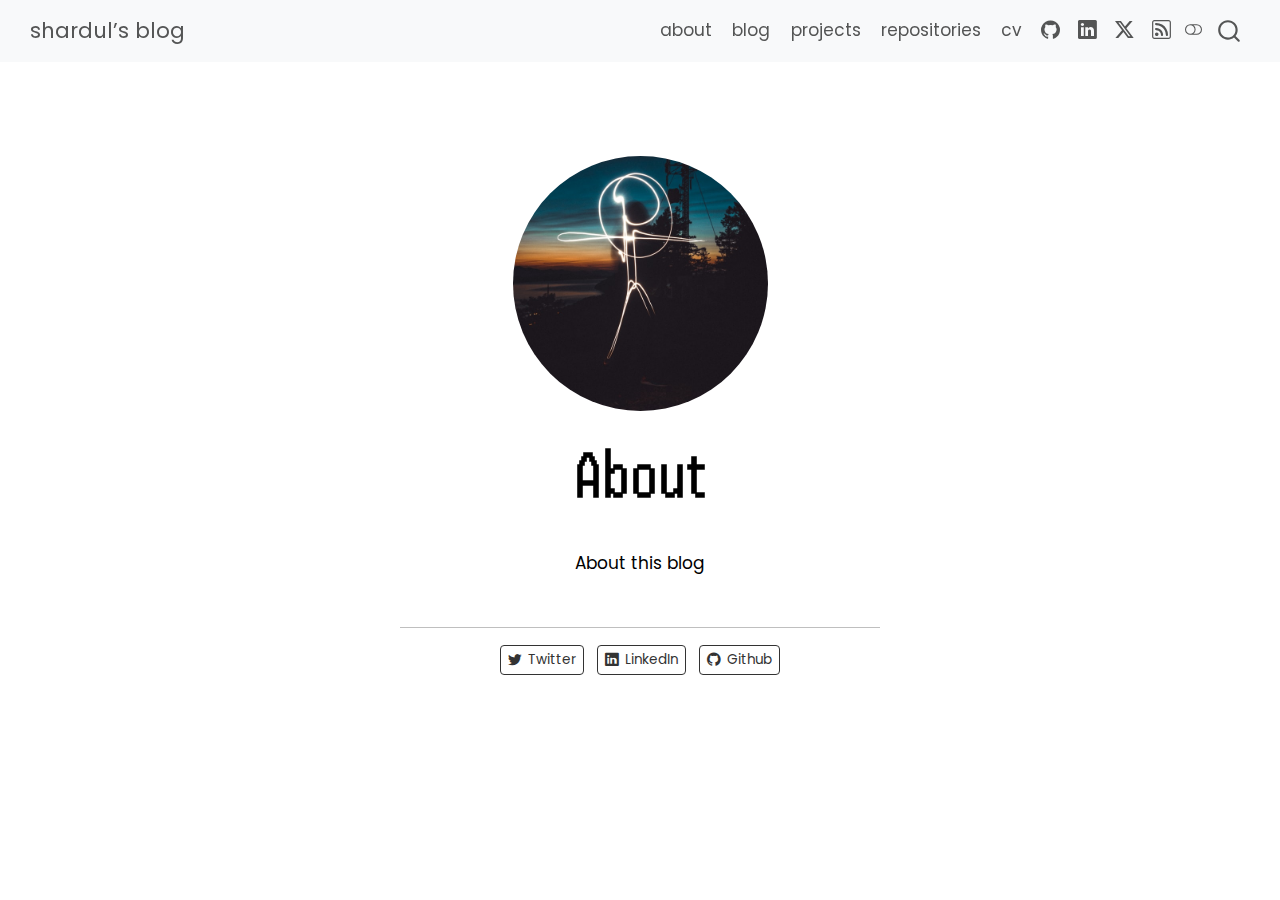
<file: about.html>
<!DOCTYPE html>
<html xmlns="http://www.w3.org/1999/xhtml" lang="en" xml:lang="en"><head>

<meta charset="utf-8">
<meta name="generator" content="quarto-1.6.42">

<meta name="viewport" content="width=device-width, initial-scale=1.0, user-scalable=yes">


<title>About – shardul’s blog</title>
<style>
code{white-space: pre-wrap;}
span.smallcaps{font-variant: small-caps;}
div.columns{display: flex; gap: min(4vw, 1.5em);}
div.column{flex: auto; overflow-x: auto;}
div.hanging-indent{margin-left: 1.5em; text-indent: -1.5em;}
ul.task-list{list-style: none;}
ul.task-list li input[type="checkbox"] {
  width: 0.8em;
  margin: 0 0.8em 0.2em -1em; /* quarto-specific, see https://github.com/quarto-dev/quarto-cli/issues/4556 */ 
  vertical-align: middle;
}
</style>


<script src="site_libs/quarto-nav/quarto-nav.js"></script>
<script src="site_libs/quarto-nav/headroom.min.js"></script>
<script src="site_libs/clipboard/clipboard.min.js"></script>
<script src="site_libs/quarto-search/autocomplete.umd.js"></script>
<script src="site_libs/quarto-search/fuse.min.js"></script>
<script src="site_libs/quarto-search/quarto-search.js"></script>
<meta name="quarto:offset" content="./">
<script src="site_libs/quarto-html/quarto.js"></script>
<script src="site_libs/quarto-html/popper.min.js"></script>
<script src="site_libs/quarto-html/tippy.umd.min.js"></script>
<link href="site_libs/quarto-html/tippy.css" rel="stylesheet">
<link href="site_libs/quarto-html/quarto-syntax-highlighting-2f5df379a58b258e96c21c0638c20c03.css" rel="stylesheet" class="quarto-color-scheme" id="quarto-text-highlighting-styles">
<link href="site_libs/quarto-html/quarto-syntax-highlighting-dark-b53751a350365c71b6c909e95f209ed1.css" rel="prefetch" class="quarto-color-scheme quarto-color-alternate" id="quarto-text-highlighting-styles">
<script src="site_libs/bootstrap/bootstrap.min.js"></script>
<link href="site_libs/bootstrap/bootstrap-icons.css" rel="stylesheet">
<link href="site_libs/bootstrap/bootstrap-710e7f8219fed87ac4c6f5f11580ddd3.min.css" rel="stylesheet" append-hash="true" class="quarto-color-scheme" id="quarto-bootstrap" data-mode="light">
<link href="site_libs/bootstrap/bootstrap-dark-edbb59fcaf06d8a1b720127bbcd93f67.min.css" rel="prefetch" append-hash="true" class="quarto-color-scheme quarto-color-alternate" id="quarto-bootstrap" data-mode="dark">
<script id="quarto-search-options" type="application/json">{
  "location": "navbar",
  "copy-button": false,
  "collapse-after": 3,
  "panel-placement": "end",
  "type": "overlay",
  "limit": 50,
  "keyboard-shortcut": [
    "/",
    "s",
    "f"
  ],
  "language": {
    "search-no-results-text": "No results",
    "search-matching-documents-text": "matching documents",
    "search-copy-link-title": "Copy link to search",
    "search-hide-matches-text": "Hide additional matches",
    "search-more-match-text": "more match in this document",
    "search-more-matches-text": "more matches in this document",
    "search-clear-button-title": "Clear",
    "search-text-placeholder": "",
    "search-detached-cancel-button-title": "Cancel",
    "search-submit-button-title": "Submit",
    "search-label": "Search"
  }
}</script>
<style>html{ scroll-behavior: smooth; }</style>
<link rel="stylesheet" media="screen" href="https://fonts.googleapis.com/css2?family=Poppins" type="text/css">


<link rel="stylesheet" href="styles.css">
</head>

<body class="nav-fixed fullcontent">

<div id="quarto-search-results"></div>
  <header id="quarto-header" class="headroom fixed-top">
    <nav class="navbar navbar-expand-lg " data-bs-theme="dark">
      <div class="navbar-container container-fluid">
      <div class="navbar-brand-container mx-auto">
    <a class="navbar-brand" href="./index.html">
    <span class="navbar-title">shardul’s blog</span>
    </a>
  </div>
            <div id="quarto-search" class="" title="Search"></div>
          <button class="navbar-toggler" type="button" data-bs-toggle="collapse" data-bs-target="#navbarCollapse" aria-controls="navbarCollapse" role="menu" aria-expanded="false" aria-label="Toggle navigation" onclick="if (window.quartoToggleHeadroom) { window.quartoToggleHeadroom(); }">
  <span class="navbar-toggler-icon"></span>
</button>
          <div class="collapse navbar-collapse" id="navbarCollapse">
            <ul class="navbar-nav navbar-nav-scroll ms-auto">
  <li class="nav-item">
    <a class="nav-link" href="https://sharduljunagade.github.io/"> 
<span class="menu-text">about</span></a>
  </li>  
  <li class="nav-item">
    <a class="nav-link" href="https://sharduljunagade.github.io/blog/"> 
<span class="menu-text">blog</span></a>
  </li>  
  <li class="nav-item">
    <a class="nav-link" href="https://sharduljunagade.github.io/projects/"> 
<span class="menu-text">projects</span></a>
  </li>  
  <li class="nav-item">
    <a class="nav-link" href="https://sharduljunagade.github.io/repositories/"> 
<span class="menu-text">repositories</span></a>
  </li>  
  <li class="nav-item">
    <a class="nav-link" href="https://sharduljunagade.github.io/cv/"> 
<span class="menu-text">cv</span></a>
  </li>  
  <li class="nav-item compact">
    <a class="nav-link" href="https://github.com/ShardulJunagade/blog"> <i class="bi bi-github" role="img">
</i> 
<span class="menu-text"></span></a>
  </li>  
  <li class="nav-item compact">
    <a class="nav-link" href="https://www.linkedin.com/in/shardul-junagade/"> <i class="bi bi-linkedin" role="img">
</i> 
<span class="menu-text"></span></a>
  </li>  
  <li class="nav-item compact">
    <a class="nav-link" href="https://twitter.com/Sh4rdulX"> <i class="bi bi-twitter-x" role="img">
</i> 
<span class="menu-text"></span></a>
  </li>  
  <li class="nav-item compact">
    <a class="nav-link" href="./index.xml"> <i class="bi bi-rss" role="img">
</i> 
<span class="menu-text"></span></a>
  </li>  
</ul>
          </div> <!-- /navcollapse -->
            <div class="quarto-navbar-tools">
  <a href="" class="quarto-color-scheme-toggle quarto-navigation-tool  px-1" onclick="window.quartoToggleColorScheme(); return false;" title="Toggle dark mode"><i class="bi"></i></a>
</div>
      </div> <!-- /container-fluid -->
    </nav>
</header>
<!-- content -->
<div id="quarto-content" class="quarto-container page-columns page-rows-contents page-layout-article page-navbar">
<!-- sidebar -->
<!-- margin-sidebar -->
    
<!-- main -->
<div class="quarto-about-jolla">
  <img src="profile.jpg" class="about-image
  round " style="height: 15em; width: 15em;">
 <header id="title-block-header" class="quarto-title-block default">
<div class="quarto-title">
<h1 class="title">About</h1>
</div>
<div class="quarto-title-meta">
  </div>
</header><main class="content" id="quarto-document-content">
<p>About this blog</p>


</main> 
  <hr class="about-sep">
   <div class="about-links">
  <a href="https://twitter.com" class="about-link" rel="" target="">
    <i class="bi bi-twitter"></i>
     <span class="about-link-text">Twitter</span>
  </a>
  <a href="https://linkedin.com" class="about-link" rel="" target="">
    <i class="bi bi-linkedin"></i>
     <span class="about-link-text">LinkedIn</span>
  </a>
  <a href="https://github.com" class="about-link" rel="" target="">
    <i class="bi bi-github"></i>
     <span class="about-link-text">Github</span>
  </a>
</div>
</div>
 <!-- /main -->
<script id="quarto-html-after-body" type="application/javascript">
window.document.addEventListener("DOMContentLoaded", function (event) {
  const toggleBodyColorMode = (bsSheetEl) => {
    const mode = bsSheetEl.getAttribute("data-mode");
    const bodyEl = window.document.querySelector("body");
    if (mode === "dark") {
      bodyEl.classList.add("quarto-dark");
      bodyEl.classList.remove("quarto-light");
    } else {
      bodyEl.classList.add("quarto-light");
      bodyEl.classList.remove("quarto-dark");
    }
  }
  const toggleBodyColorPrimary = () => {
    const bsSheetEl = window.document.querySelector("link#quarto-bootstrap");
    if (bsSheetEl) {
      toggleBodyColorMode(bsSheetEl);
    }
  }
  toggleBodyColorPrimary();  
  const disableStylesheet = (stylesheets) => {
    for (let i=0; i < stylesheets.length; i++) {
      const stylesheet = stylesheets[i];
      stylesheet.rel = 'prefetch';
    }
  }
  const enableStylesheet = (stylesheets) => {
    for (let i=0; i < stylesheets.length; i++) {
      const stylesheet = stylesheets[i];
      stylesheet.rel = 'stylesheet';
    }
  }
  const manageTransitions = (selector, allowTransitions) => {
    const els = window.document.querySelectorAll(selector);
    for (let i=0; i < els.length; i++) {
      const el = els[i];
      if (allowTransitions) {
        el.classList.remove('notransition');
      } else {
        el.classList.add('notransition');
      }
    }
  }
  const toggleGiscusIfUsed = (isAlternate, darkModeDefault) => {
    const baseTheme = document.querySelector('#giscus-base-theme')?.value ?? 'light';
    const alternateTheme = document.querySelector('#giscus-alt-theme')?.value ?? 'dark';
    let newTheme = '';
    if(darkModeDefault) {
      newTheme = isAlternate ? baseTheme : alternateTheme;
    } else {
      newTheme = isAlternate ? alternateTheme : baseTheme;
    }
    const changeGiscusTheme = () => {
      // From: https://github.com/giscus/giscus/issues/336
      const sendMessage = (message) => {
        const iframe = document.querySelector('iframe.giscus-frame');
        if (!iframe) return;
        iframe.contentWindow.postMessage({ giscus: message }, 'https://giscus.app');
      }
      sendMessage({
        setConfig: {
          theme: newTheme
        }
      });
    }
    const isGiscussLoaded = window.document.querySelector('iframe.giscus-frame') !== null;
    if (isGiscussLoaded) {
      changeGiscusTheme();
    }
  }
  const toggleColorMode = (alternate) => {
    // Switch the stylesheets
    const alternateStylesheets = window.document.querySelectorAll('link.quarto-color-scheme.quarto-color-alternate');
    manageTransitions('#quarto-margin-sidebar .nav-link', false);
    if (alternate) {
      enableStylesheet(alternateStylesheets);
      for (const sheetNode of alternateStylesheets) {
        if (sheetNode.id === "quarto-bootstrap") {
          toggleBodyColorMode(sheetNode);
        }
      }
    } else {
      disableStylesheet(alternateStylesheets);
      toggleBodyColorPrimary();
    }
    manageTransitions('#quarto-margin-sidebar .nav-link', true);
    // Switch the toggles
    const toggles = window.document.querySelectorAll('.quarto-color-scheme-toggle');
    for (let i=0; i < toggles.length; i++) {
      const toggle = toggles[i];
      if (toggle) {
        if (alternate) {
          toggle.classList.add("alternate");     
        } else {
          toggle.classList.remove("alternate");
        }
      }
    }
    // Hack to workaround the fact that safari doesn't
    // properly recolor the scrollbar when toggling (#1455)
    if (navigator.userAgent.indexOf('Safari') > 0 && navigator.userAgent.indexOf('Chrome') == -1) {
      manageTransitions("body", false);
      window.scrollTo(0, 1);
      setTimeout(() => {
        window.scrollTo(0, 0);
        manageTransitions("body", true);
      }, 40);  
    }
  }
  const isFileUrl = () => { 
    return window.location.protocol === 'file:';
  }
  const hasAlternateSentinel = () => {  
    let styleSentinel = getColorSchemeSentinel();
    if (styleSentinel !== null) {
      return styleSentinel === "alternate";
    } else {
      return false;
    }
  }
  const setStyleSentinel = (alternate) => {
    const value = alternate ? "alternate" : "default";
    if (!isFileUrl()) {
      window.localStorage.setItem("quarto-color-scheme", value);
    } else {
      localAlternateSentinel = value;
    }
  }
  const getColorSchemeSentinel = () => {
    if (!isFileUrl()) {
      const storageValue = window.localStorage.getItem("quarto-color-scheme");
      return storageValue != null ? storageValue : localAlternateSentinel;
    } else {
      return localAlternateSentinel;
    }
  }
  const darkModeDefault = false;
  let localAlternateSentinel = darkModeDefault ? 'alternate' : 'default';
  // Dark / light mode switch
  window.quartoToggleColorScheme = () => {
    // Read the current dark / light value 
    let toAlternate = !hasAlternateSentinel();
    toggleColorMode(toAlternate);
    setStyleSentinel(toAlternate);
    toggleGiscusIfUsed(toAlternate, darkModeDefault);
  };
  // Ensure there is a toggle, if there isn't float one in the top right
  if (window.document.querySelector('.quarto-color-scheme-toggle') === null) {
    const a = window.document.createElement('a');
    a.classList.add('top-right');
    a.classList.add('quarto-color-scheme-toggle');
    a.href = "";
    a.onclick = function() { try { window.quartoToggleColorScheme(); } catch {} return false; };
    const i = window.document.createElement("i");
    i.classList.add('bi');
    a.appendChild(i);
    window.document.body.appendChild(a);
  }
  // Switch to dark mode if need be
  if (hasAlternateSentinel()) {
    toggleColorMode(true);
  } else {
    toggleColorMode(false);
  }
  const isCodeAnnotation = (el) => {
    for (const clz of el.classList) {
      if (clz.startsWith('code-annotation-')) {                     
        return true;
      }
    }
    return false;
  }
  const onCopySuccess = function(e) {
    // button target
    const button = e.trigger;
    // don't keep focus
    button.blur();
    // flash "checked"
    button.classList.add('code-copy-button-checked');
    var currentTitle = button.getAttribute("title");
    button.setAttribute("title", "Copied!");
    let tooltip;
    if (window.bootstrap) {
      button.setAttribute("data-bs-toggle", "tooltip");
      button.setAttribute("data-bs-placement", "left");
      button.setAttribute("data-bs-title", "Copied!");
      tooltip = new bootstrap.Tooltip(button, 
        { trigger: "manual", 
          customClass: "code-copy-button-tooltip",
          offset: [0, -8]});
      tooltip.show();    
    }
    setTimeout(function() {
      if (tooltip) {
        tooltip.hide();
        button.removeAttribute("data-bs-title");
        button.removeAttribute("data-bs-toggle");
        button.removeAttribute("data-bs-placement");
      }
      button.setAttribute("title", currentTitle);
      button.classList.remove('code-copy-button-checked');
    }, 1000);
    // clear code selection
    e.clearSelection();
  }
  const getTextToCopy = function(trigger) {
      const codeEl = trigger.previousElementSibling.cloneNode(true);
      for (const childEl of codeEl.children) {
        if (isCodeAnnotation(childEl)) {
          childEl.remove();
        }
      }
      return codeEl.innerText;
  }
  const clipboard = new window.ClipboardJS('.code-copy-button:not([data-in-quarto-modal])', {
    text: getTextToCopy
  });
  clipboard.on('success', onCopySuccess);
  if (window.document.getElementById('quarto-embedded-source-code-modal')) {
    const clipboardModal = new window.ClipboardJS('.code-copy-button[data-in-quarto-modal]', {
      text: getTextToCopy,
      container: window.document.getElementById('quarto-embedded-source-code-modal')
    });
    clipboardModal.on('success', onCopySuccess);
  }
    var localhostRegex = new RegExp(/^(?:http|https):\/\/localhost\:?[0-9]*\//);
    var mailtoRegex = new RegExp(/^mailto:/);
      var filterRegex = new RegExp("https:\/\/sharduljunagade\.github\.io\/blog\/");
    var isInternal = (href) => {
        return filterRegex.test(href) || localhostRegex.test(href) || mailtoRegex.test(href);
    }
    // Inspect non-navigation links and adorn them if external
 	var links = window.document.querySelectorAll('a[href]:not(.nav-link):not(.navbar-brand):not(.toc-action):not(.sidebar-link):not(.sidebar-item-toggle):not(.pagination-link):not(.no-external):not([aria-hidden]):not(.dropdown-item):not(.quarto-navigation-tool):not(.about-link)');
    for (var i=0; i<links.length; i++) {
      const link = links[i];
      if (!isInternal(link.href)) {
        // undo the damage that might have been done by quarto-nav.js in the case of
        // links that we want to consider external
        if (link.dataset.originalHref !== undefined) {
          link.href = link.dataset.originalHref;
        }
      }
    }
  function tippyHover(el, contentFn, onTriggerFn, onUntriggerFn) {
    const config = {
      allowHTML: true,
      maxWidth: 500,
      delay: 100,
      arrow: false,
      appendTo: function(el) {
          return el.parentElement;
      },
      interactive: true,
      interactiveBorder: 10,
      theme: 'quarto',
      placement: 'bottom-start',
    };
    if (contentFn) {
      config.content = contentFn;
    }
    if (onTriggerFn) {
      config.onTrigger = onTriggerFn;
    }
    if (onUntriggerFn) {
      config.onUntrigger = onUntriggerFn;
    }
    window.tippy(el, config); 
  }
  const noterefs = window.document.querySelectorAll('a[role="doc-noteref"]');
  for (var i=0; i<noterefs.length; i++) {
    const ref = noterefs[i];
    tippyHover(ref, function() {
      // use id or data attribute instead here
      let href = ref.getAttribute('data-footnote-href') || ref.getAttribute('href');
      try { href = new URL(href).hash; } catch {}
      const id = href.replace(/^#\/?/, "");
      const note = window.document.getElementById(id);
      if (note) {
        return note.innerHTML;
      } else {
        return "";
      }
    });
  }
  const xrefs = window.document.querySelectorAll('a.quarto-xref');
  const processXRef = (id, note) => {
    // Strip column container classes
    const stripColumnClz = (el) => {
      el.classList.remove("page-full", "page-columns");
      if (el.children) {
        for (const child of el.children) {
          stripColumnClz(child);
        }
      }
    }
    stripColumnClz(note)
    if (id === null || id.startsWith('sec-')) {
      // Special case sections, only their first couple elements
      const container = document.createElement("div");
      if (note.children && note.children.length > 2) {
        container.appendChild(note.children[0].cloneNode(true));
        for (let i = 1; i < note.children.length; i++) {
          const child = note.children[i];
          if (child.tagName === "P" && child.innerText === "") {
            continue;
          } else {
            container.appendChild(child.cloneNode(true));
            break;
          }
        }
        if (window.Quarto?.typesetMath) {
          window.Quarto.typesetMath(container);
        }
        return container.innerHTML
      } else {
        if (window.Quarto?.typesetMath) {
          window.Quarto.typesetMath(note);
        }
        return note.innerHTML;
      }
    } else {
      // Remove any anchor links if they are present
      const anchorLink = note.querySelector('a.anchorjs-link');
      if (anchorLink) {
        anchorLink.remove();
      }
      if (window.Quarto?.typesetMath) {
        window.Quarto.typesetMath(note);
      }
      if (note.classList.contains("callout")) {
        return note.outerHTML;
      } else {
        return note.innerHTML;
      }
    }
  }
  for (var i=0; i<xrefs.length; i++) {
    const xref = xrefs[i];
    tippyHover(xref, undefined, function(instance) {
      instance.disable();
      let url = xref.getAttribute('href');
      let hash = undefined; 
      if (url.startsWith('#')) {
        hash = url;
      } else {
        try { hash = new URL(url).hash; } catch {}
      }
      if (hash) {
        const id = hash.replace(/^#\/?/, "");
        const note = window.document.getElementById(id);
        if (note !== null) {
          try {
            const html = processXRef(id, note.cloneNode(true));
            instance.setContent(html);
          } finally {
            instance.enable();
            instance.show();
          }
        } else {
          // See if we can fetch this
          fetch(url.split('#')[0])
          .then(res => res.text())
          .then(html => {
            const parser = new DOMParser();
            const htmlDoc = parser.parseFromString(html, "text/html");
            const note = htmlDoc.getElementById(id);
            if (note !== null) {
              const html = processXRef(id, note);
              instance.setContent(html);
            } 
          }).finally(() => {
            instance.enable();
            instance.show();
          });
        }
      } else {
        // See if we can fetch a full url (with no hash to target)
        // This is a special case and we should probably do some content thinning / targeting
        fetch(url)
        .then(res => res.text())
        .then(html => {
          const parser = new DOMParser();
          const htmlDoc = parser.parseFromString(html, "text/html");
          const note = htmlDoc.querySelector('main.content');
          if (note !== null) {
            // This should only happen for chapter cross references
            // (since there is no id in the URL)
            // remove the first header
            if (note.children.length > 0 && note.children[0].tagName === "HEADER") {
              note.children[0].remove();
            }
            const html = processXRef(null, note);
            instance.setContent(html);
          } 
        }).finally(() => {
          instance.enable();
          instance.show();
        });
      }
    }, function(instance) {
    });
  }
      let selectedAnnoteEl;
      const selectorForAnnotation = ( cell, annotation) => {
        let cellAttr = 'data-code-cell="' + cell + '"';
        let lineAttr = 'data-code-annotation="' +  annotation + '"';
        const selector = 'span[' + cellAttr + '][' + lineAttr + ']';
        return selector;
      }
      const selectCodeLines = (annoteEl) => {
        const doc = window.document;
        const targetCell = annoteEl.getAttribute("data-target-cell");
        const targetAnnotation = annoteEl.getAttribute("data-target-annotation");
        const annoteSpan = window.document.querySelector(selectorForAnnotation(targetCell, targetAnnotation));
        const lines = annoteSpan.getAttribute("data-code-lines").split(",");
        const lineIds = lines.map((line) => {
          return targetCell + "-" + line;
        })
        let top = null;
        let height = null;
        let parent = null;
        if (lineIds.length > 0) {
            //compute the position of the single el (top and bottom and make a div)
            const el = window.document.getElementById(lineIds[0]);
            top = el.offsetTop;
            height = el.offsetHeight;
            parent = el.parentElement.parentElement;
          if (lineIds.length > 1) {
            const lastEl = window.document.getElementById(lineIds[lineIds.length - 1]);
            const bottom = lastEl.offsetTop + lastEl.offsetHeight;
            height = bottom - top;
          }
          if (top !== null && height !== null && parent !== null) {
            // cook up a div (if necessary) and position it 
            let div = window.document.getElementById("code-annotation-line-highlight");
            if (div === null) {
              div = window.document.createElement("div");
              div.setAttribute("id", "code-annotation-line-highlight");
              div.style.position = 'absolute';
              parent.appendChild(div);
            }
            div.style.top = top - 2 + "px";
            div.style.height = height + 4 + "px";
            div.style.left = 0;
            let gutterDiv = window.document.getElementById("code-annotation-line-highlight-gutter");
            if (gutterDiv === null) {
              gutterDiv = window.document.createElement("div");
              gutterDiv.setAttribute("id", "code-annotation-line-highlight-gutter");
              gutterDiv.style.position = 'absolute';
              const codeCell = window.document.getElementById(targetCell);
              const gutter = codeCell.querySelector('.code-annotation-gutter');
              gutter.appendChild(gutterDiv);
            }
            gutterDiv.style.top = top - 2 + "px";
            gutterDiv.style.height = height + 4 + "px";
          }
          selectedAnnoteEl = annoteEl;
        }
      };
      const unselectCodeLines = () => {
        const elementsIds = ["code-annotation-line-highlight", "code-annotation-line-highlight-gutter"];
        elementsIds.forEach((elId) => {
          const div = window.document.getElementById(elId);
          if (div) {
            div.remove();
          }
        });
        selectedAnnoteEl = undefined;
      };
        // Handle positioning of the toggle
    window.addEventListener(
      "resize",
      throttle(() => {
        elRect = undefined;
        if (selectedAnnoteEl) {
          selectCodeLines(selectedAnnoteEl);
        }
      }, 10)
    );
    function throttle(fn, ms) {
    let throttle = false;
    let timer;
      return (...args) => {
        if(!throttle) { // first call gets through
            fn.apply(this, args);
            throttle = true;
        } else { // all the others get throttled
            if(timer) clearTimeout(timer); // cancel #2
            timer = setTimeout(() => {
              fn.apply(this, args);
              timer = throttle = false;
            }, ms);
        }
      };
    }
      // Attach click handler to the DT
      const annoteDls = window.document.querySelectorAll('dt[data-target-cell]');
      for (const annoteDlNode of annoteDls) {
        annoteDlNode.addEventListener('click', (event) => {
          const clickedEl = event.target;
          if (clickedEl !== selectedAnnoteEl) {
            unselectCodeLines();
            const activeEl = window.document.querySelector('dt[data-target-cell].code-annotation-active');
            if (activeEl) {
              activeEl.classList.remove('code-annotation-active');
            }
            selectCodeLines(clickedEl);
            clickedEl.classList.add('code-annotation-active');
          } else {
            // Unselect the line
            unselectCodeLines();
            clickedEl.classList.remove('code-annotation-active');
          }
        });
      }
  const findCites = (el) => {
    const parentEl = el.parentElement;
    if (parentEl) {
      const cites = parentEl.dataset.cites;
      if (cites) {
        return {
          el,
          cites: cites.split(' ')
        };
      } else {
        return findCites(el.parentElement)
      }
    } else {
      return undefined;
    }
  };
  var bibliorefs = window.document.querySelectorAll('a[role="doc-biblioref"]');
  for (var i=0; i<bibliorefs.length; i++) {
    const ref = bibliorefs[i];
    const citeInfo = findCites(ref);
    if (citeInfo) {
      tippyHover(citeInfo.el, function() {
        var popup = window.document.createElement('div');
        citeInfo.cites.forEach(function(cite) {
          var citeDiv = window.document.createElement('div');
          citeDiv.classList.add('hanging-indent');
          citeDiv.classList.add('csl-entry');
          var biblioDiv = window.document.getElementById('ref-' + cite);
          if (biblioDiv) {
            citeDiv.innerHTML = biblioDiv.innerHTML;
          }
          popup.appendChild(citeDiv);
        });
        return popup.innerHTML;
      });
    }
  }
});
</script>
</div> <!-- /content -->




<script src="site_libs/quarto-html/zenscroll-min.js"></script>
</body></html>
</file>
<file: site_libs/quarto-html/tippy.css>
.tippy-box[data-animation=fade][data-state=hidden]{opacity:0}[data-tippy-root]{max-width:calc(100vw - 10px)}.tippy-box{position:relative;background-color:#333;color:#fff;border-radius:4px;font-size:14px;line-height:1.4;white-space:normal;outline:0;transition-property:transform,visibility,opacity}.tippy-box[data-placement^=top]>.tippy-arrow{bottom:0}.tippy-box[data-placement^=top]>.tippy-arrow:before{bottom:-7px;left:0;border-width:8px 8px 0;border-top-color:initial;transform-origin:center top}.tippy-box[data-placement^=bottom]>.tippy-arrow{top:0}.tippy-box[data-placement^=bottom]>.tippy-arrow:before{top:-7px;left:0;border-width:0 8px 8px;border-bottom-color:initial;transform-origin:center bottom}.tippy-box[data-placement^=left]>.tippy-arrow{right:0}.tippy-box[data-placement^=left]>.tippy-arrow:before{border-width:8px 0 8px 8px;border-left-color:initial;right:-7px;transform-origin:center left}.tippy-box[data-placement^=right]>.tippy-arrow{left:0}.tippy-box[data-placement^=right]>.tippy-arrow:before{left:-7px;border-width:8px 8px 8px 0;border-right-color:initial;transform-origin:center right}.tippy-box[data-inertia][data-state=visible]{transition-timing-function:cubic-bezier(.54,1.5,.38,1.11)}.tippy-arrow{width:16px;height:16px;color:#333}.tippy-arrow:before{content:"";position:absolute;border-color:transparent;border-style:solid}.tippy-content{position:relative;padding:5px 9px;z-index:1}
</file>
<file: site_libs/quarto-html/quarto-syntax-highlighting-2f5df379a58b258e96c21c0638c20c03.css>
/* quarto syntax highlight colors */
:root {
  --quarto-hl-ot-color: #003B4F;
  --quarto-hl-at-color: #657422;
  --quarto-hl-ss-color: #20794D;
  --quarto-hl-an-color: #5E5E5E;
  --quarto-hl-fu-color: #4758AB;
  --quarto-hl-st-color: #20794D;
  --quarto-hl-cf-color: #003B4F;
  --quarto-hl-op-color: #5E5E5E;
  --quarto-hl-er-color: #AD0000;
  --quarto-hl-bn-color: #AD0000;
  --quarto-hl-al-color: #AD0000;
  --quarto-hl-va-color: #111111;
  --quarto-hl-bu-color: inherit;
  --quarto-hl-ex-color: inherit;
  --quarto-hl-pp-color: #AD0000;
  --quarto-hl-in-color: #5E5E5E;
  --quarto-hl-vs-color: #20794D;
  --quarto-hl-wa-color: #5E5E5E;
  --quarto-hl-do-color: #5E5E5E;
  --quarto-hl-im-color: #00769E;
  --quarto-hl-ch-color: #20794D;
  --quarto-hl-dt-color: #AD0000;
  --quarto-hl-fl-color: #AD0000;
  --quarto-hl-co-color: #5E5E5E;
  --quarto-hl-cv-color: #5E5E5E;
  --quarto-hl-cn-color: #8f5902;
  --quarto-hl-sc-color: #5E5E5E;
  --quarto-hl-dv-color: #AD0000;
  --quarto-hl-kw-color: #003B4F;
}

/* other quarto variables */
:root {
  --quarto-font-monospace: SFMono-Regular, Menlo, Monaco, Consolas, "Liberation Mono", "Courier New", monospace;
}

pre > code.sourceCode > span {
  color: #003B4F;
}

code span {
  color: #003B4F;
}

code.sourceCode > span {
  color: #003B4F;
}

div.sourceCode,
div.sourceCode pre.sourceCode {
  color: #003B4F;
}

code span.ot {
  color: #003B4F;
  font-style: inherit;
}

code span.at {
  color: #657422;
  font-style: inherit;
}

code span.ss {
  color: #20794D;
  font-style: inherit;
}

code span.an {
  color: #5E5E5E;
  font-style: inherit;
}

code span.fu {
  color: #4758AB;
  font-style: inherit;
}

code span.st {
  color: #20794D;
  font-style: inherit;
}

code span.cf {
  color: #003B4F;
  font-weight: bold;
  font-style: inherit;
}

code span.op {
  color: #5E5E5E;
  font-style: inherit;
}

code span.er {
  color: #AD0000;
  font-style: inherit;
}

code span.bn {
  color: #AD0000;
  font-style: inherit;
}

code span.al {
  color: #AD0000;
  font-style: inherit;
}

code span.va {
  color: #111111;
  font-style: inherit;
}

code span.bu {
  font-style: inherit;
}

code span.ex {
  font-style: inherit;
}

code span.pp {
  color: #AD0000;
  font-style: inherit;
}

code span.in {
  color: #5E5E5E;
  font-style: inherit;
}

code span.vs {
  color: #20794D;
  font-style: inherit;
}

code span.wa {
  color: #5E5E5E;
  font-style: italic;
}

code span.do {
  color: #5E5E5E;
  font-style: italic;
}

code span.im {
  color: #00769E;
  font-style: inherit;
}

code span.ch {
  color: #20794D;
  font-style: inherit;
}

code span.dt {
  color: #AD0000;
  font-style: inherit;
}

code span.fl {
  color: #AD0000;
  font-style: inherit;
}

code span.co {
  color: #5E5E5E;
  font-style: inherit;
}

code span.cv {
  color: #5E5E5E;
  font-style: italic;
}

code span.cn {
  color: #8f5902;
  font-style: inherit;
}

code span.sc {
  color: #5E5E5E;
  font-style: inherit;
}

code span.dv {
  color: #AD0000;
  font-style: inherit;
}

code span.kw {
  color: #003B4F;
  font-weight: bold;
  font-style: inherit;
}

.prevent-inlining {
  content: "</";
}

/*# sourceMappingURL=35eb38a806ee71ea6d2563be2308c832.css.map */
</file>
<file: site_libs/quarto-html/quarto-syntax-highlighting-dark-b53751a350365c71b6c909e95f209ed1.css>
/* quarto syntax highlight colors */
:root {
  --quarto-hl-al-color: #f07178;
  --quarto-hl-an-color: #d4d0ab;
  --quarto-hl-at-color: #00e0e0;
  --quarto-hl-bn-color: #d4d0ab;
  --quarto-hl-bu-color: #abe338;
  --quarto-hl-ch-color: #abe338;
  --quarto-hl-co-color: #f8f8f2;
  --quarto-hl-cv-color: #ffd700;
  --quarto-hl-cn-color: #ffd700;
  --quarto-hl-cf-color: #ffa07a;
  --quarto-hl-dt-color: #ffa07a;
  --quarto-hl-dv-color: #d4d0ab;
  --quarto-hl-do-color: #f8f8f2;
  --quarto-hl-er-color: #f07178;
  --quarto-hl-ex-color: #00e0e0;
  --quarto-hl-fl-color: #d4d0ab;
  --quarto-hl-fu-color: #ffa07a;
  --quarto-hl-im-color: #abe338;
  --quarto-hl-in-color: #d4d0ab;
  --quarto-hl-kw-color: #ffa07a;
  --quarto-hl-op-color: #ffa07a;
  --quarto-hl-ot-color: #00e0e0;
  --quarto-hl-pp-color: #dcc6e0;
  --quarto-hl-re-color: #00e0e0;
  --quarto-hl-sc-color: #abe338;
  --quarto-hl-ss-color: #abe338;
  --quarto-hl-st-color: #abe338;
  --quarto-hl-va-color: #00e0e0;
  --quarto-hl-vs-color: #abe338;
  --quarto-hl-wa-color: #dcc6e0;
}

/* other quarto variables */
:root {
  --quarto-font-monospace: SFMono-Regular, Menlo, Monaco, Consolas, "Liberation Mono", "Courier New", monospace;
}

code span.al {
  background-color: #2a0f15;
  font-weight: bold;
  color: #f07178;
}

code span.an {
  color: #d4d0ab;
}

code span.at {
  color: #00e0e0;
}

code span.bn {
  color: #d4d0ab;
}

code span.bu {
  color: #abe338;
}

code span.ch {
  color: #abe338;
}

code span.co {
  font-style: italic;
  color: #f8f8f2;
}

code span.cv {
  color: #ffd700;
}

code span.cn {
  color: #ffd700;
}

code span.cf {
  font-weight: bold;
  color: #ffa07a;
}

code span.dt {
  color: #ffa07a;
}

code span.dv {
  color: #d4d0ab;
}

code span.do {
  color: #f8f8f2;
}

code span.er {
  color: #f07178;
  text-decoration: underline;
}

code span.ex {
  font-weight: bold;
  color: #00e0e0;
}

code span.fl {
  color: #d4d0ab;
}

code span.fu {
  color: #ffa07a;
}

code span.im {
  color: #abe338;
}

code span.in {
  color: #d4d0ab;
}

code span.kw {
  font-weight: bold;
  color: #ffa07a;
}

pre > code.sourceCode > span {
  color: #f8f8f2;
}

code span {
  color: #f8f8f2;
}

code.sourceCode > span {
  color: #f8f8f2;
}

div.sourceCode,
div.sourceCode pre.sourceCode {
  color: #f8f8f2;
}

code span.op {
  color: #ffa07a;
}

code span.ot {
  color: #00e0e0;
}

code span.pp {
  color: #dcc6e0;
}

code span.re {
  background-color: #f8f8f2;
  color: #00e0e0;
}

code span.sc {
  color: #abe338;
}

code span.ss {
  color: #abe338;
}

code span.st {
  color: #abe338;
}

code span.va {
  color: #00e0e0;
}

code span.vs {
  color: #abe338;
}

code span.wa {
  color: #dcc6e0;
}

.prevent-inlining {
  content: "</";
}

/*# sourceMappingURL=ef095d06243fb944689b9469f3a5590a.css.map */
</file>
<file: styles.css>
/* css styles */

/* .bi.bi-sort-down {
  color: #F0F0F0;
}
.bi.bi-search {
  color: #F0F0F0;
} */

/* header of blog pages (global) */
header#title-block-header.quarto-title-block.default.page-columns.page-full {
  margin-bottom: 0;
}
</file>
